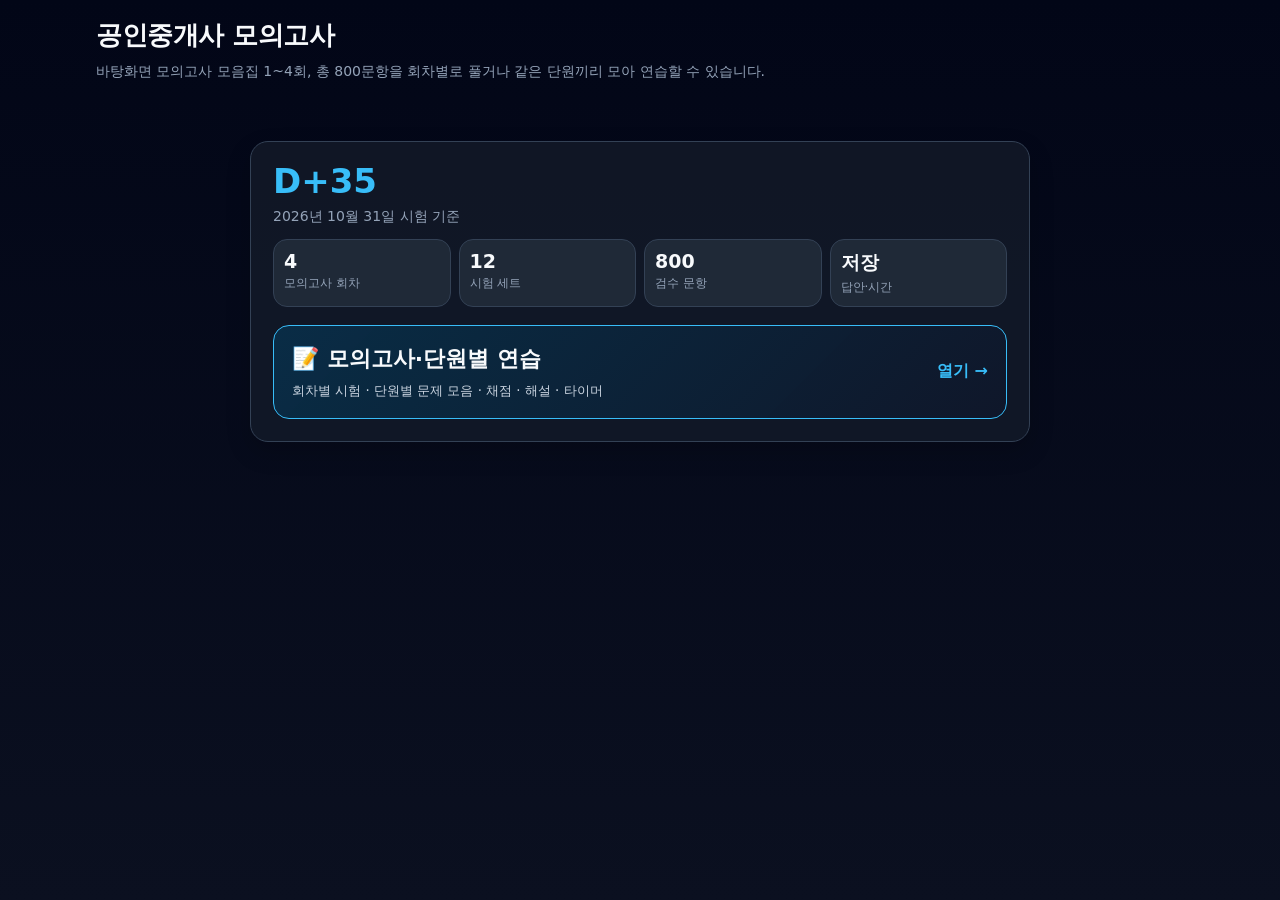
<file: index.html>
<!doctype html>
<html lang="ko">
<head>
<meta charset="utf-8"/>
<meta name="viewport" content="width=device-width, initial-scale=1"/>
<title>공인중개사 모의고사</title>
<link rel="stylesheet" href="assets/style.css?v=20260724-full-800"/>
</head>
<body>
<header>
  <h1>공인중개사 모의고사</h1>
  <div class="sub">바탕화면 모의고사 모음집 1~4회, 총 800문항을 회차별로 풀거나 같은 단원끼리 모아 연습할 수 있습니다.</div>
</header>
<main>
  <section class="mock-home">
    <div class="panel mock-home-hero">
      <div class="dday" id="dday">D-계산중</div>
      <div class="sub">2026년 10월 31일 시험 기준</div>
      <div class="stat-row">
        <div class="stat"><strong>4</strong><span>모의고사 회차</span></div>
        <div class="stat"><strong>12</strong><span>시험 세트</span></div>
        <div class="stat"><strong>800</strong><span>검수 문항</span></div>
        <div class="stat"><strong>저장</strong><span>답안·시간</span></div>
      </div>
      <a class="mock-start" href="subjects/mock.html">
        <span>
          <b>📝 모의고사·단원별 연습</b>
          <small>회차별 시험 · 단원별 문제 모음 · 채점 · 해설 · 타이머</small>
        </span>
        <strong>열기 →</strong>
      </a>
    </div>
  </section>
</main>
<nav class="mobile-bottom-nav mock-only-nav">
  <a href="index.html">홈</a>
  <a href="subjects/mock.html">모의고사·단원</a>
</nav>
<script>
const examDate=new Date("2026-10-31T00:00:00+09:00");
const diff=Math.ceil((examDate-new Date())/(1000*60*60*24));
document.getElementById("dday").textContent=diff>=0?`D-${diff}`:`D+${Math.abs(diff)}`;
</script>
</body>
</html>
</file>
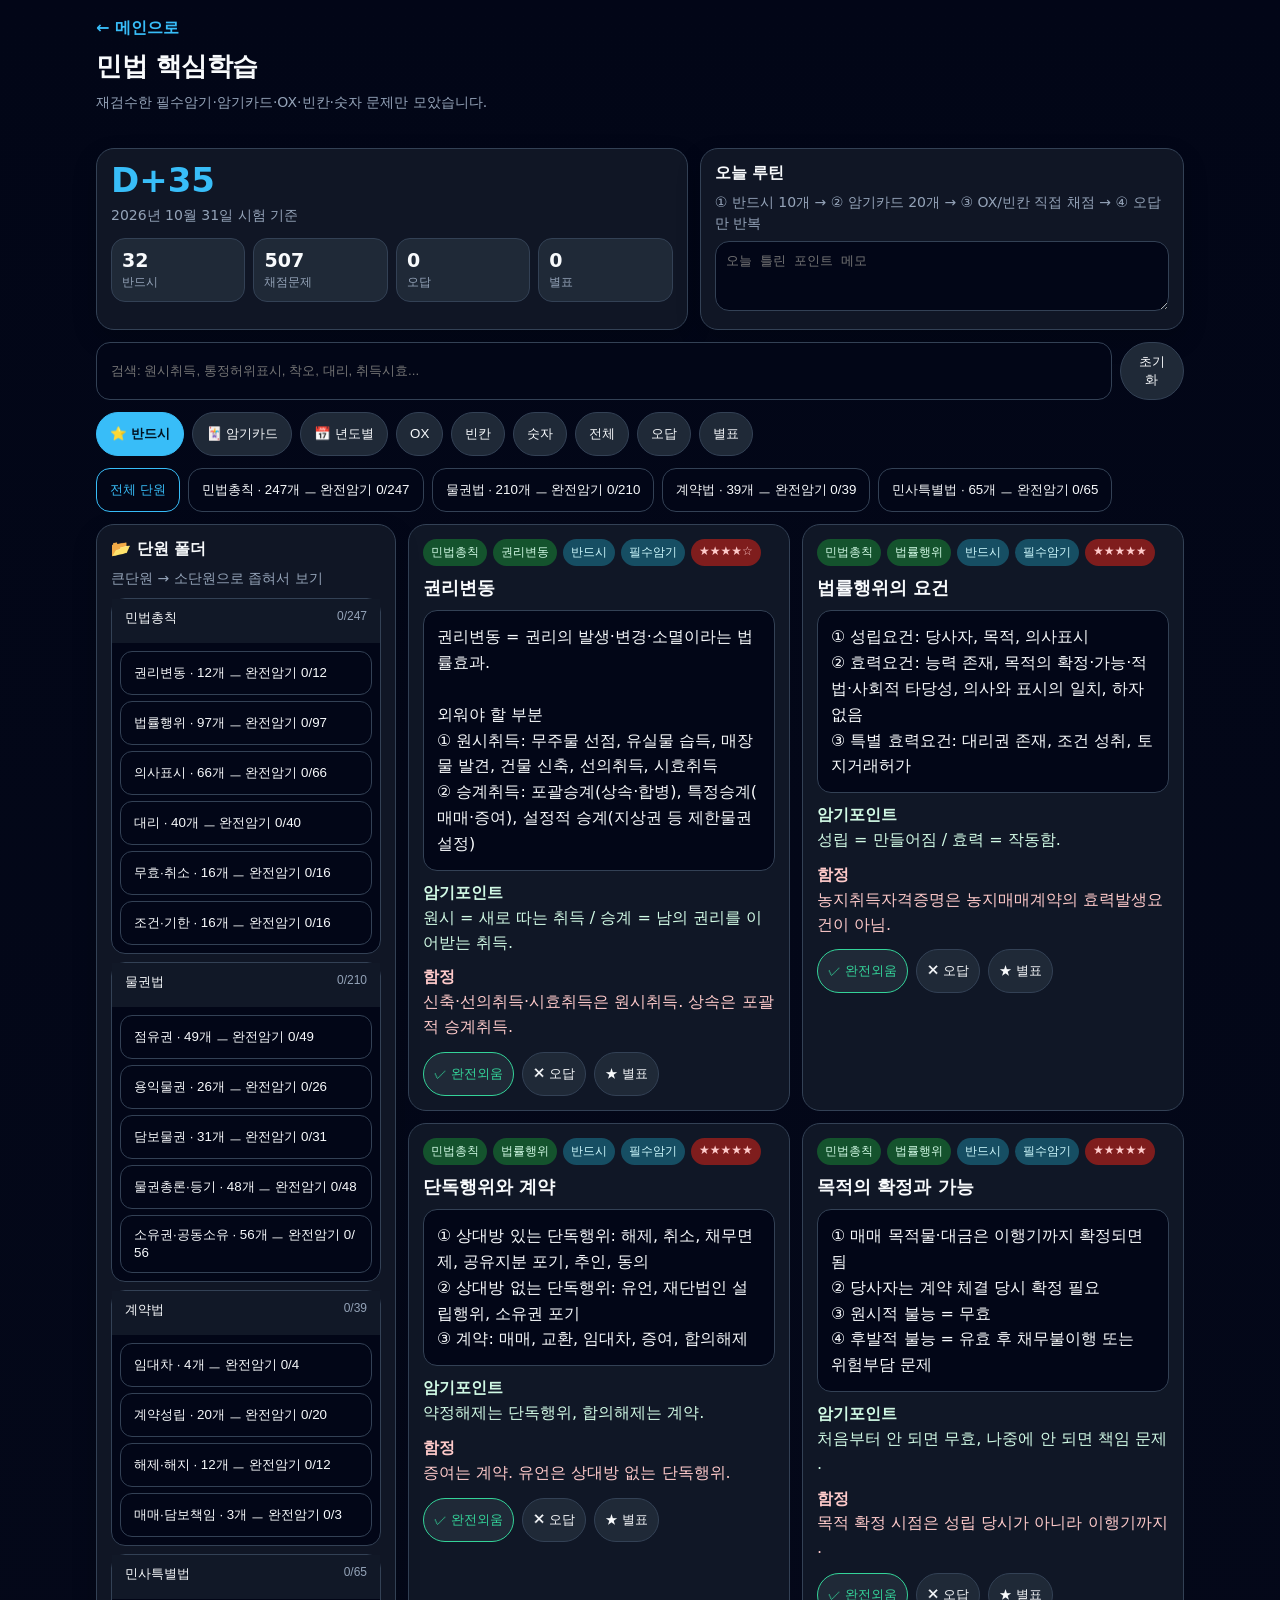
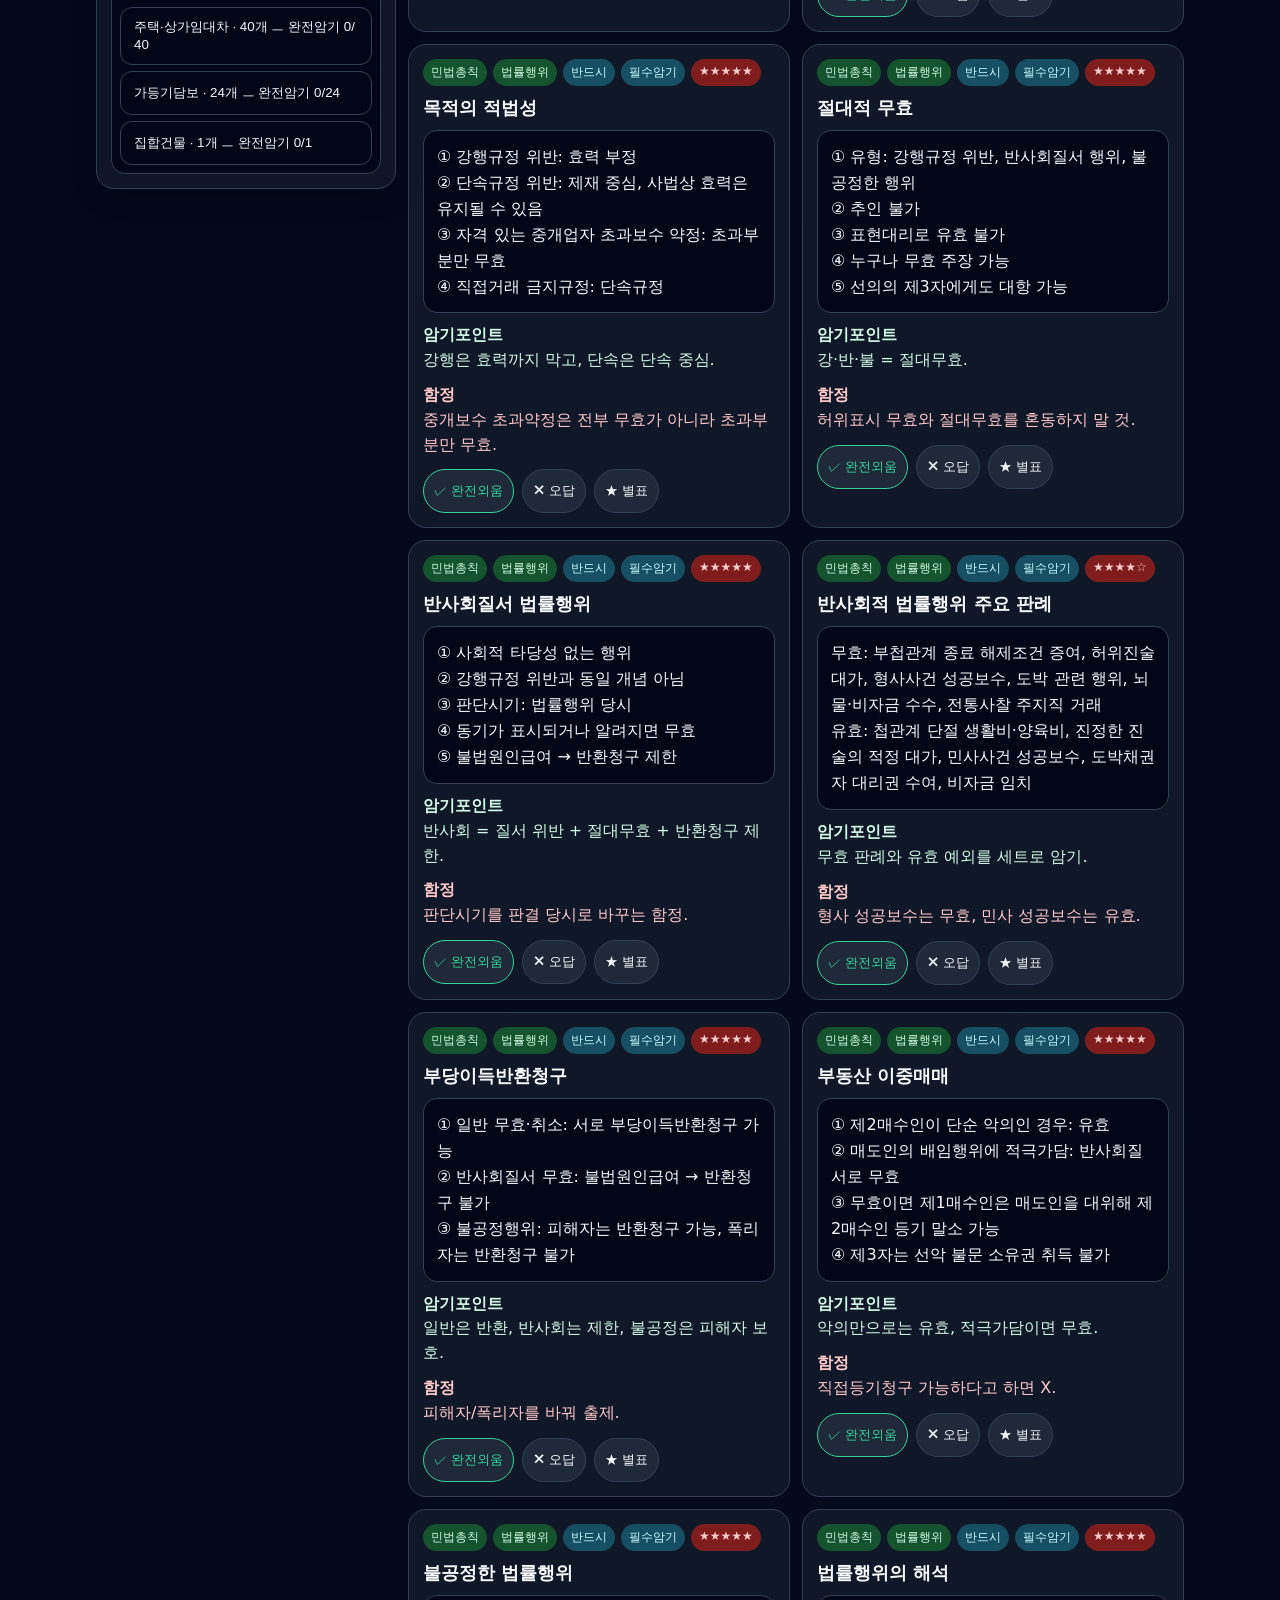
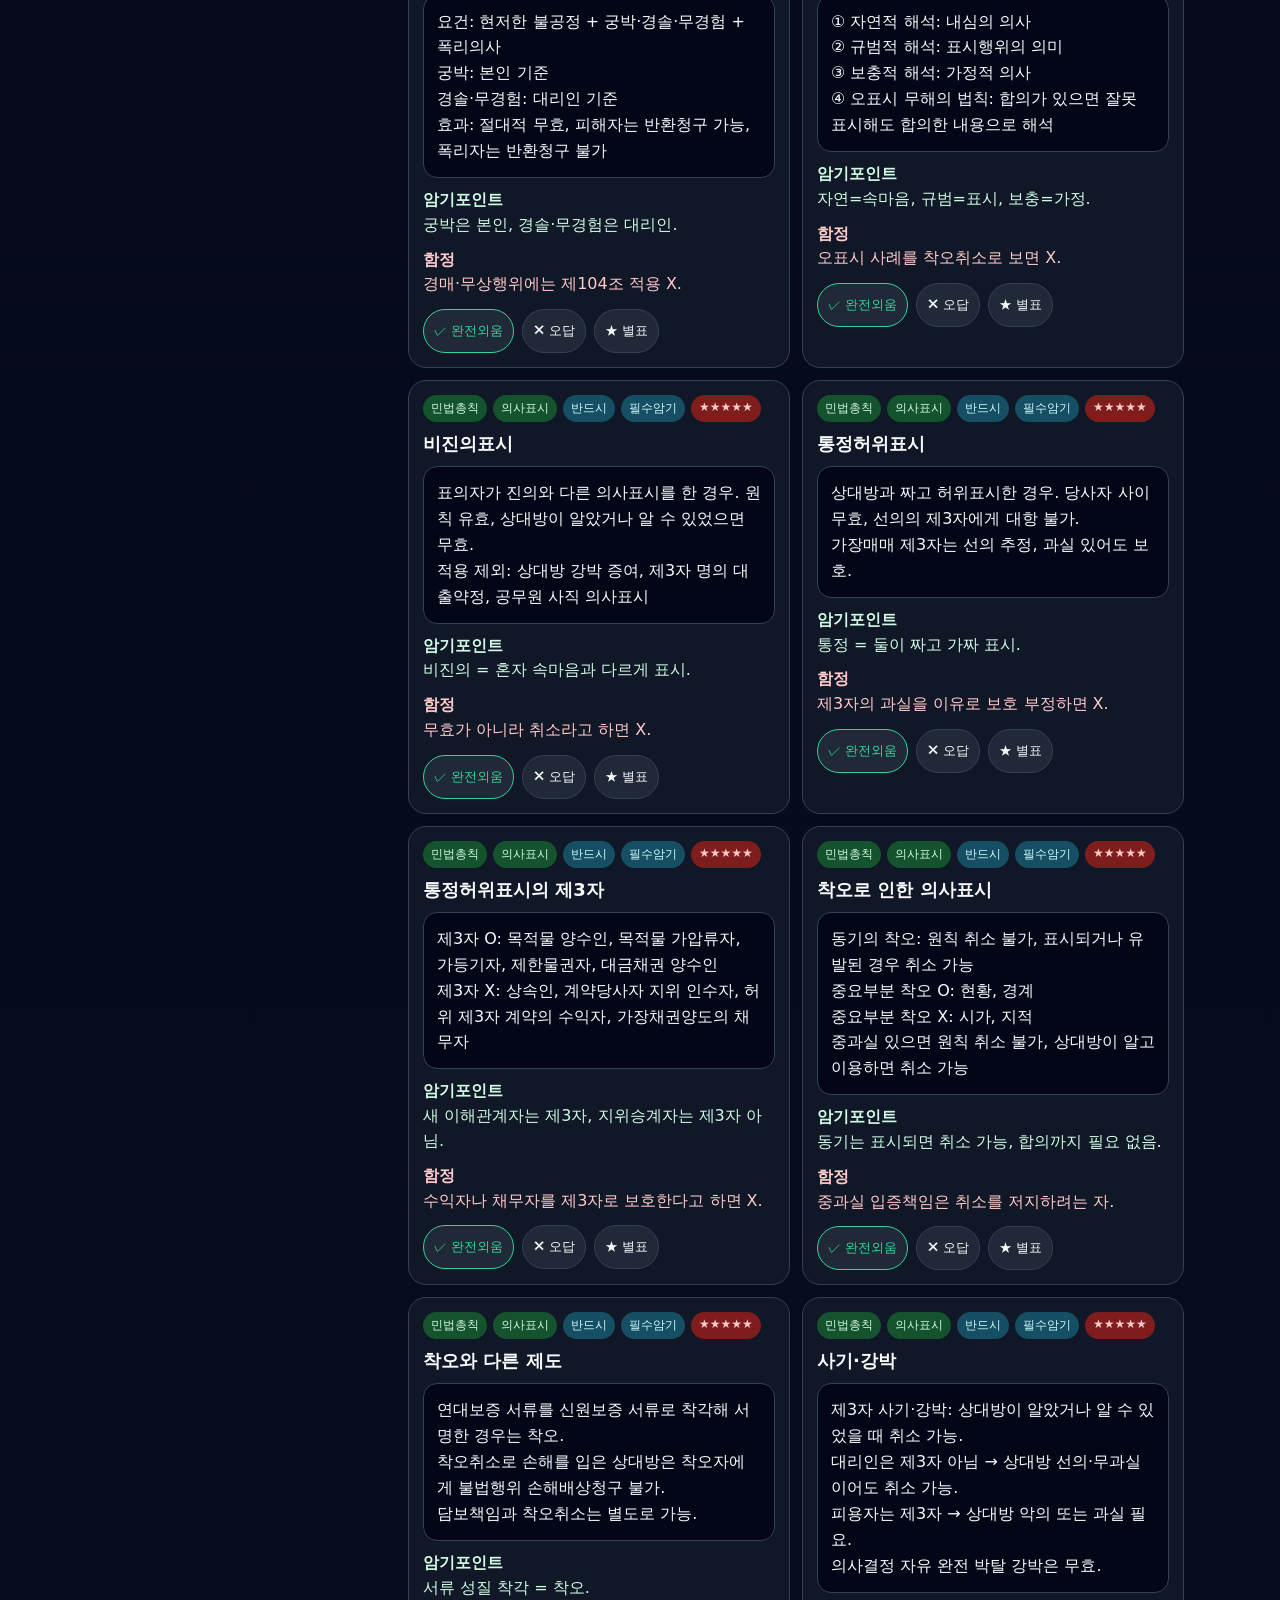
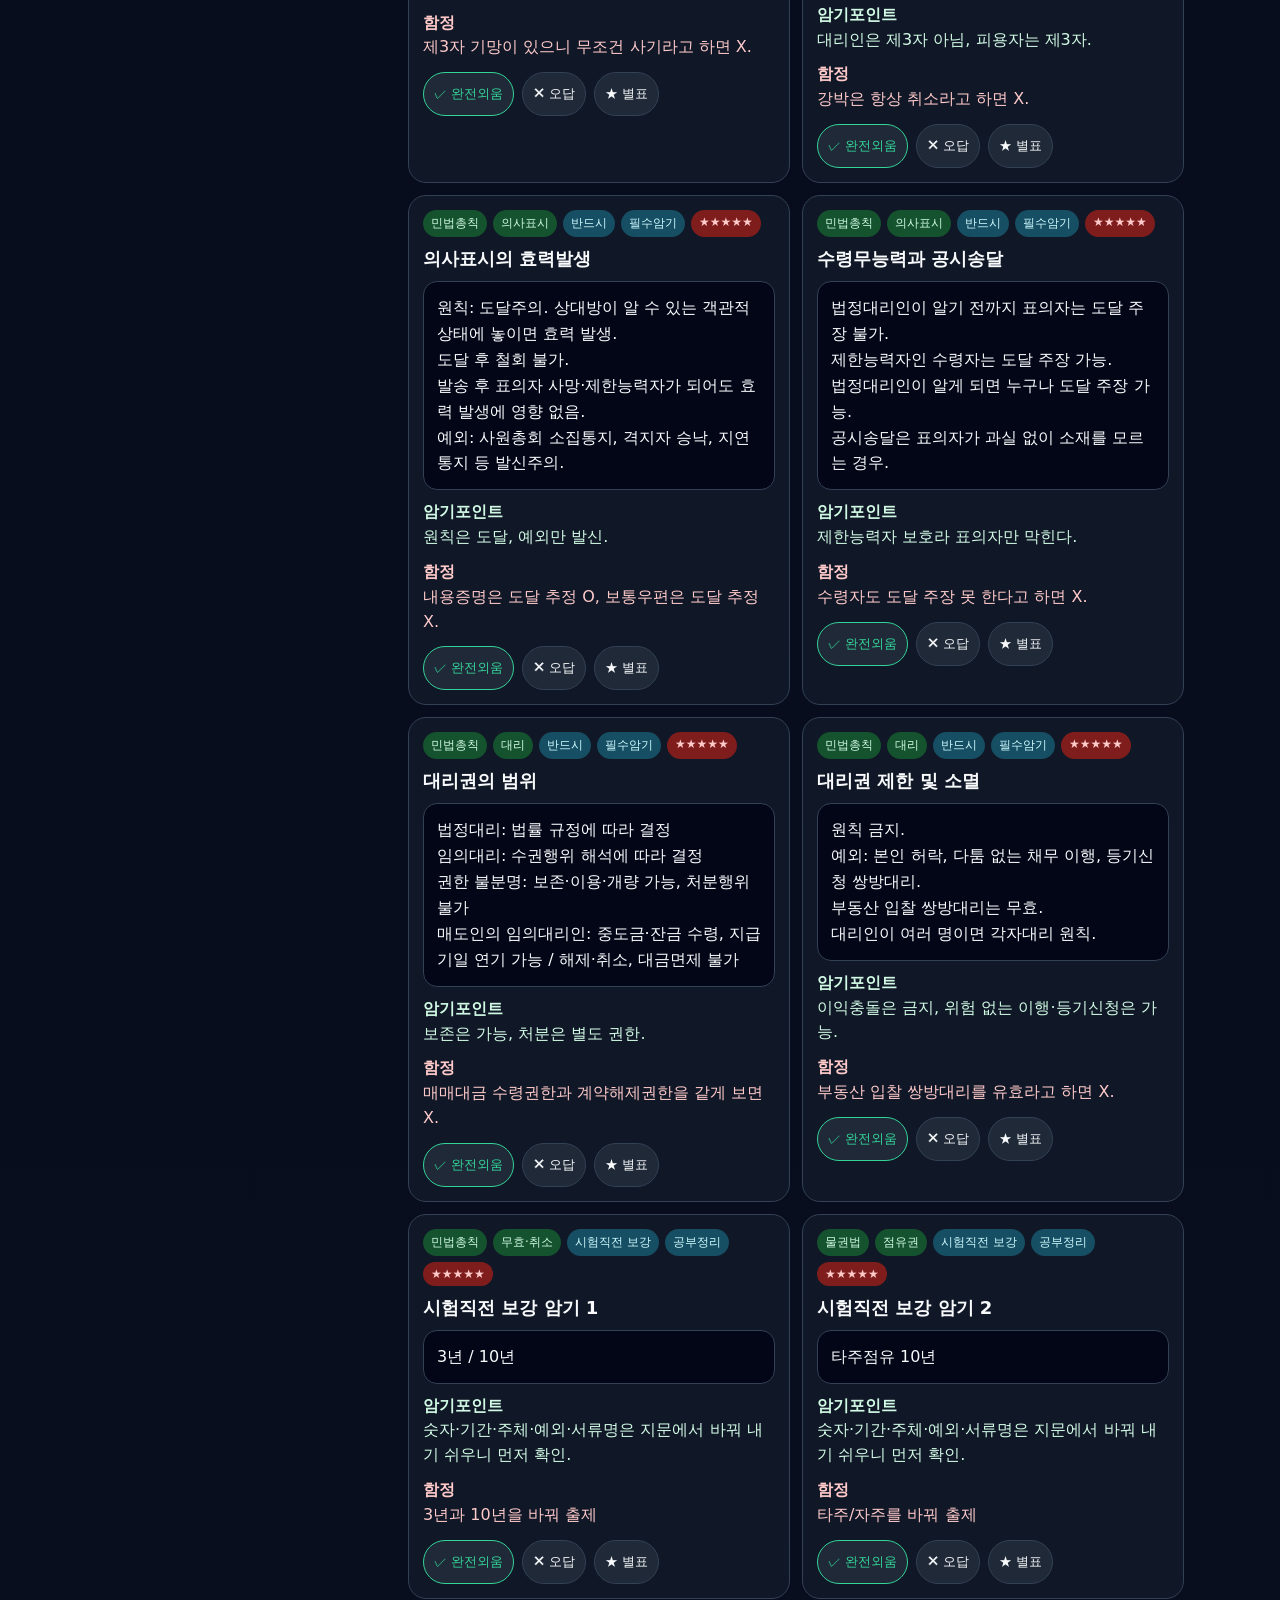
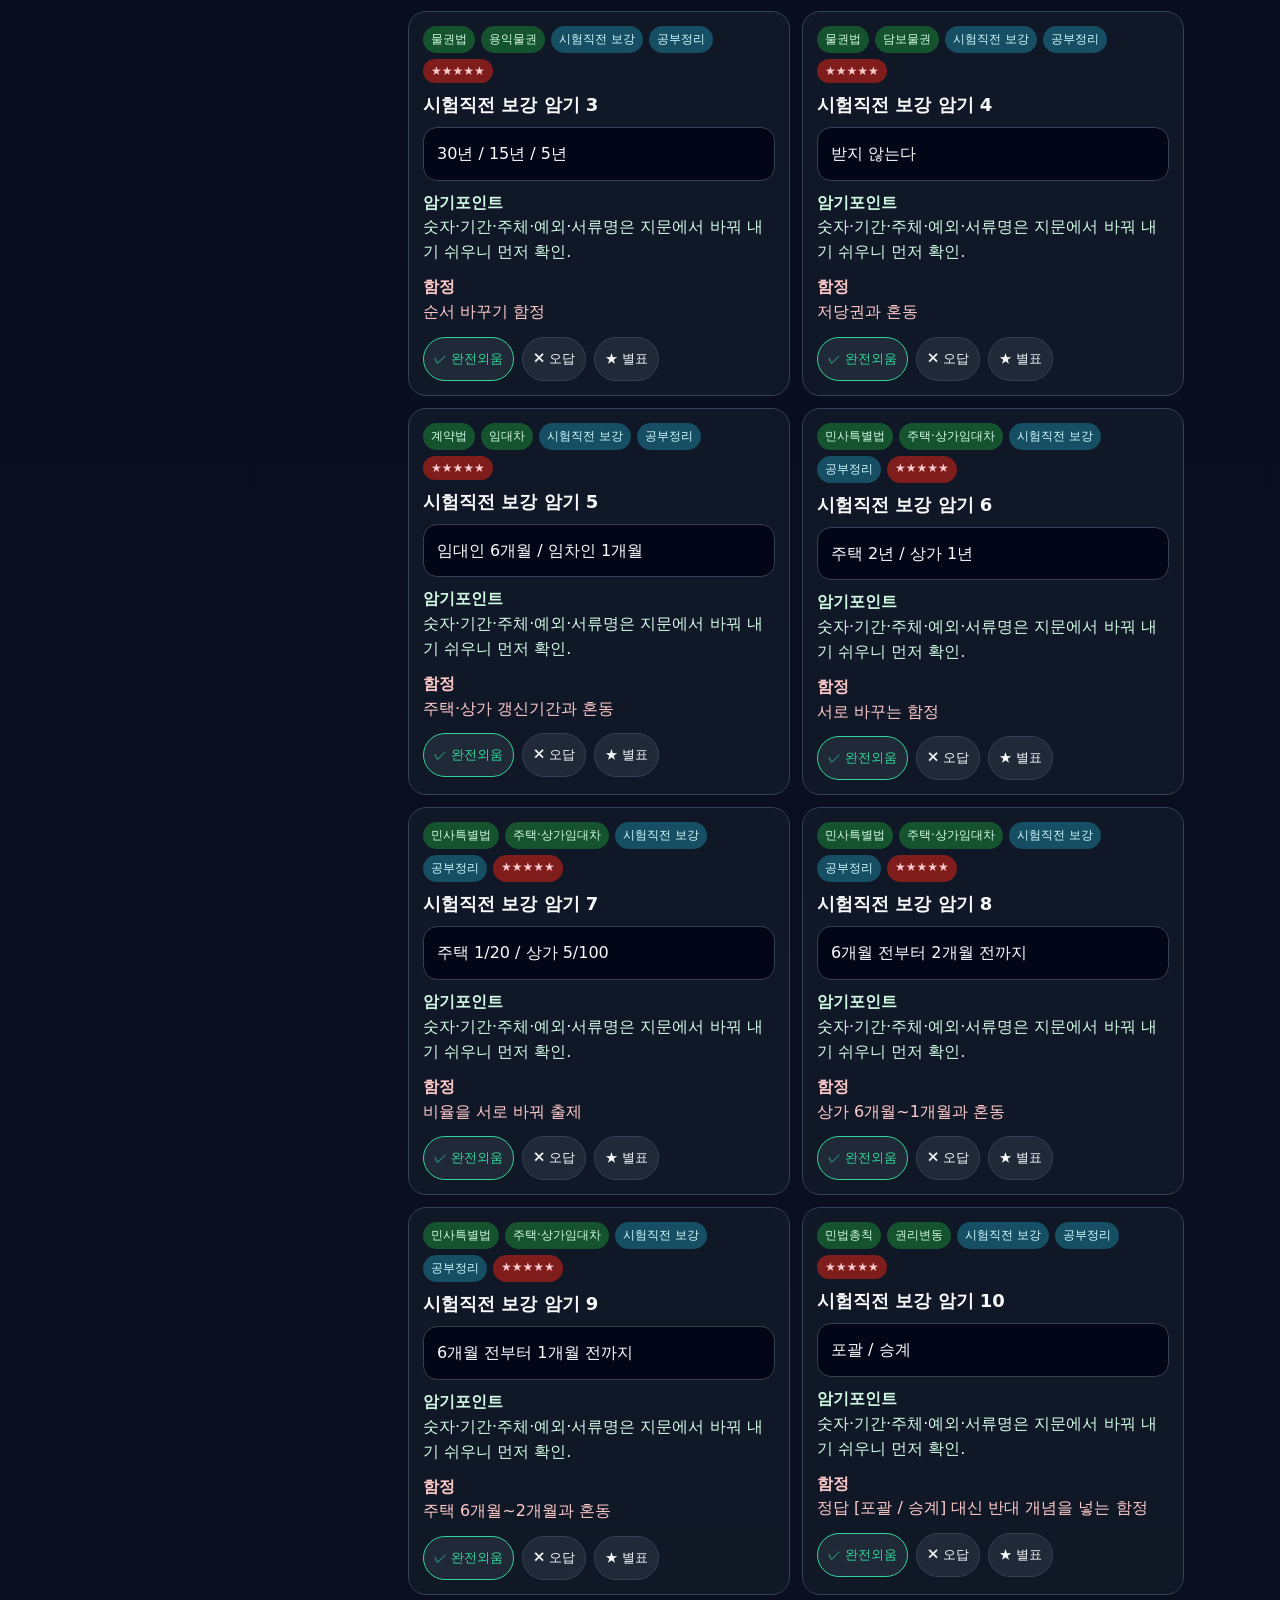
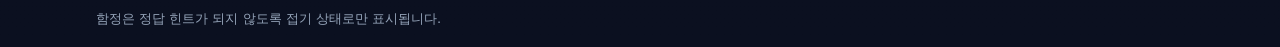
<file: subjects/minbeop.html>
﻿<!doctype html>
<html lang="ko">
<head>
<meta charset="utf-8"/><meta name="viewport" content="width=device-width, initial-scale=1"/>
<title>민법 핵심학습</title><link rel="stylesheet" href="../assets/style.css?v=20260715-minbeop"/>
</head>
<body>
<header>
  <a class="home-link" href="../index.html">← 메인으로</a>
  <h1>민법 핵심학습</h1>
  <div class="sub">재검수한 필수암기·암기카드·OX·빈칸·숫자 문제만 모았습니다.</div>
</header>
<main>
  <section class="top-grid">
    <div class="panel">
      <div class="dday" id="dday">D-계산중</div>
      <div class="sub">2026년 10월 31일 시험 기준</div>
      <div class="stat-row">
        <div class="stat"><strong id="mustCount">0</strong><span>반드시</span></div>
        <div class="stat"><strong id="quizCount">0</strong><span>채점문제</span></div>
        <div class="stat"><strong id="wrongCount">0</strong><span>오답</span></div>
        <div class="stat"><strong id="favCount">0</strong><span>별표</span></div>
      </div>
    </div>
    <div class="panel">
      <strong>오늘 루틴</strong>
      <div class="sub">① 반드시 10개 → ② 암기카드 20개 → ③ OX/빈칸 직접 채점 → ④ 오답만 반복</div>
      <textarea id="memo" class="memo" placeholder="오늘 틀린 포인트 메모"></textarea>
    </div>
  </section>
  <div class="search">
    <input id="searchInput" type="search" placeholder="검색: 원시취득, 통정허위표시, 착오, 대리, 취득시효..." />
    <button id="resetBtn">초기화</button>
  </div>
  <div class="tabs" id="tabs"></div>
  <div class="folder-strip" id="folderStrip"></div>
  <section class="layout">
    <aside class="panel sidebar">
      <strong>📂 단원 폴더</strong>
      <div class="sub">큰단원 → 소단원으로 좁혀서 보기</div>
      <div class="tree" id="tree"></div>
    </aside>
    <section class="cards" id="cards"></section>
  </section>
  <div class="footer-note">함정은 정답 힌트가 되지 않도록 접기 상태로만 표시됩니다.</div>
</main>
<nav class="mobile-bottom-nav"><a href="../index.html">홈</a><a href="practice.html">문제은행</a><a href="mock.html">모의고사</a></nav>
<script src="../assets/minbeop-app.js?v=20260715-minbeop"></script>
</body>
</html>
</file>
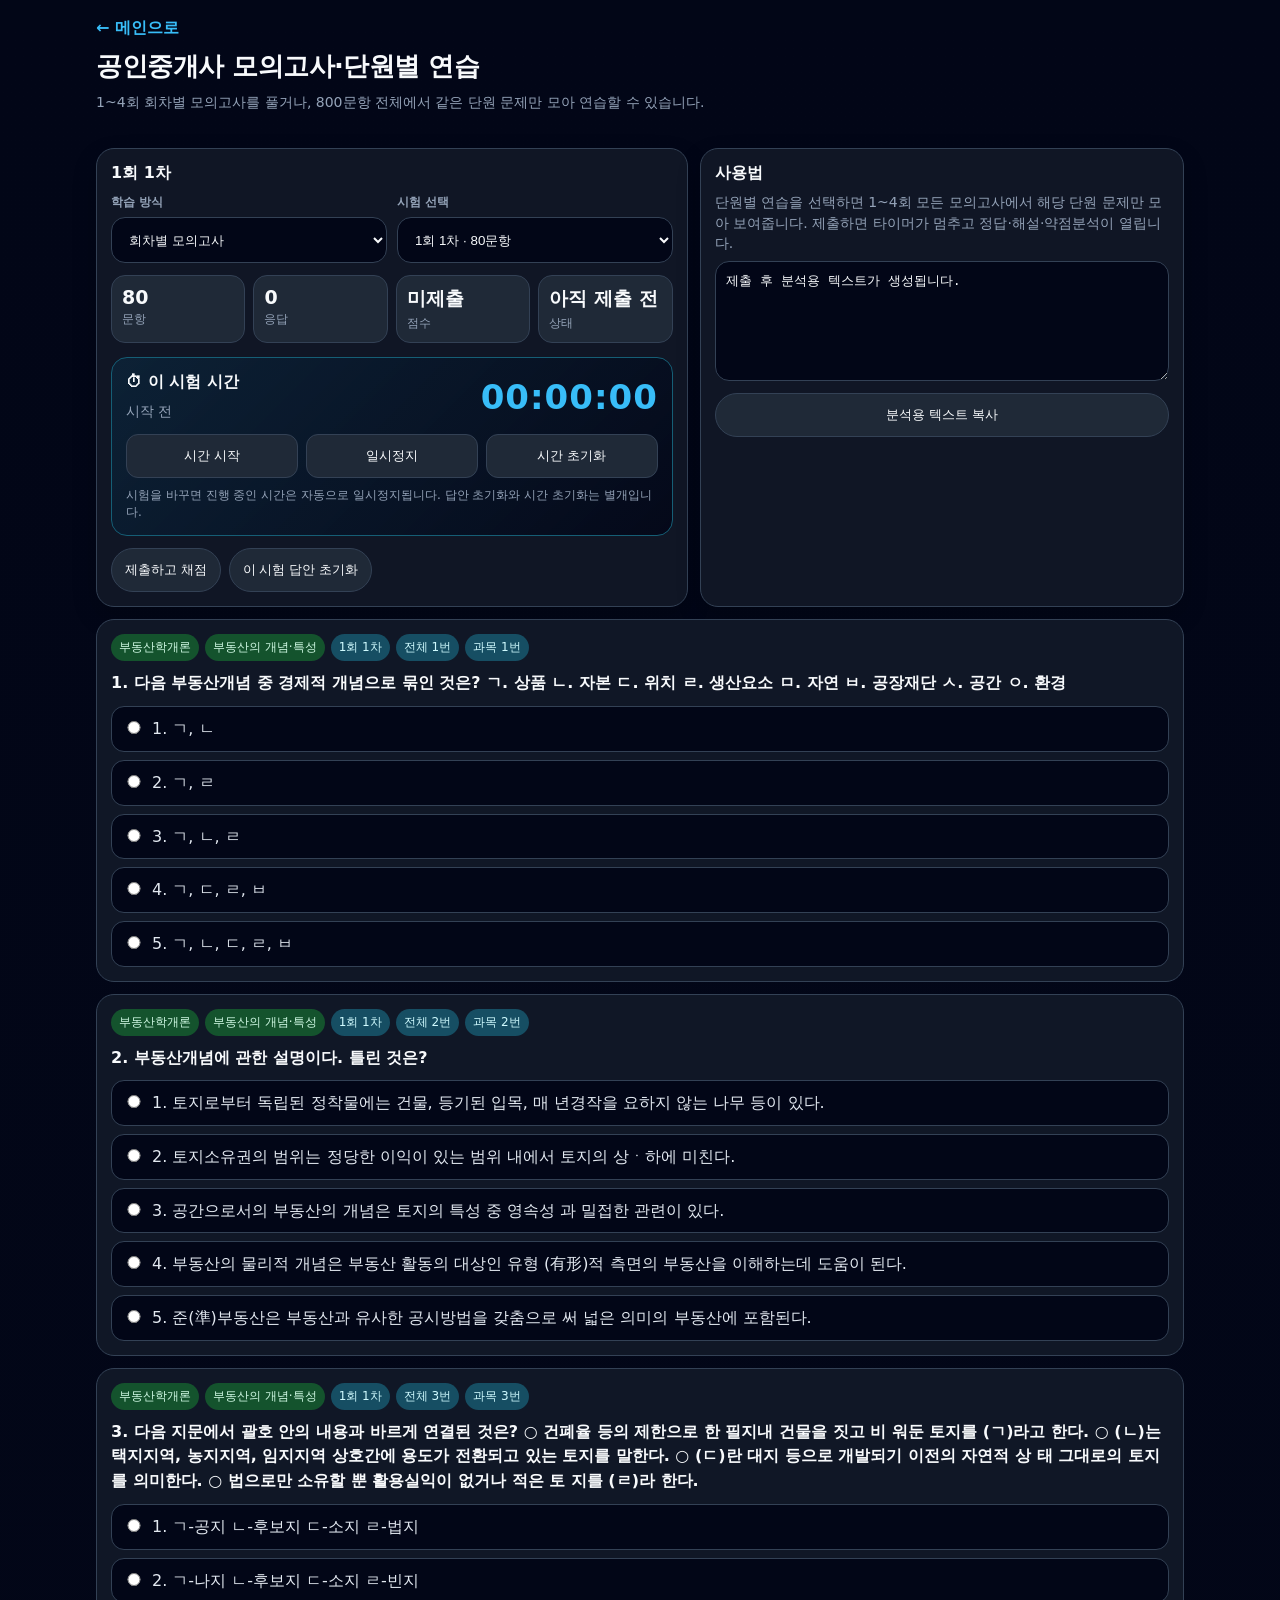
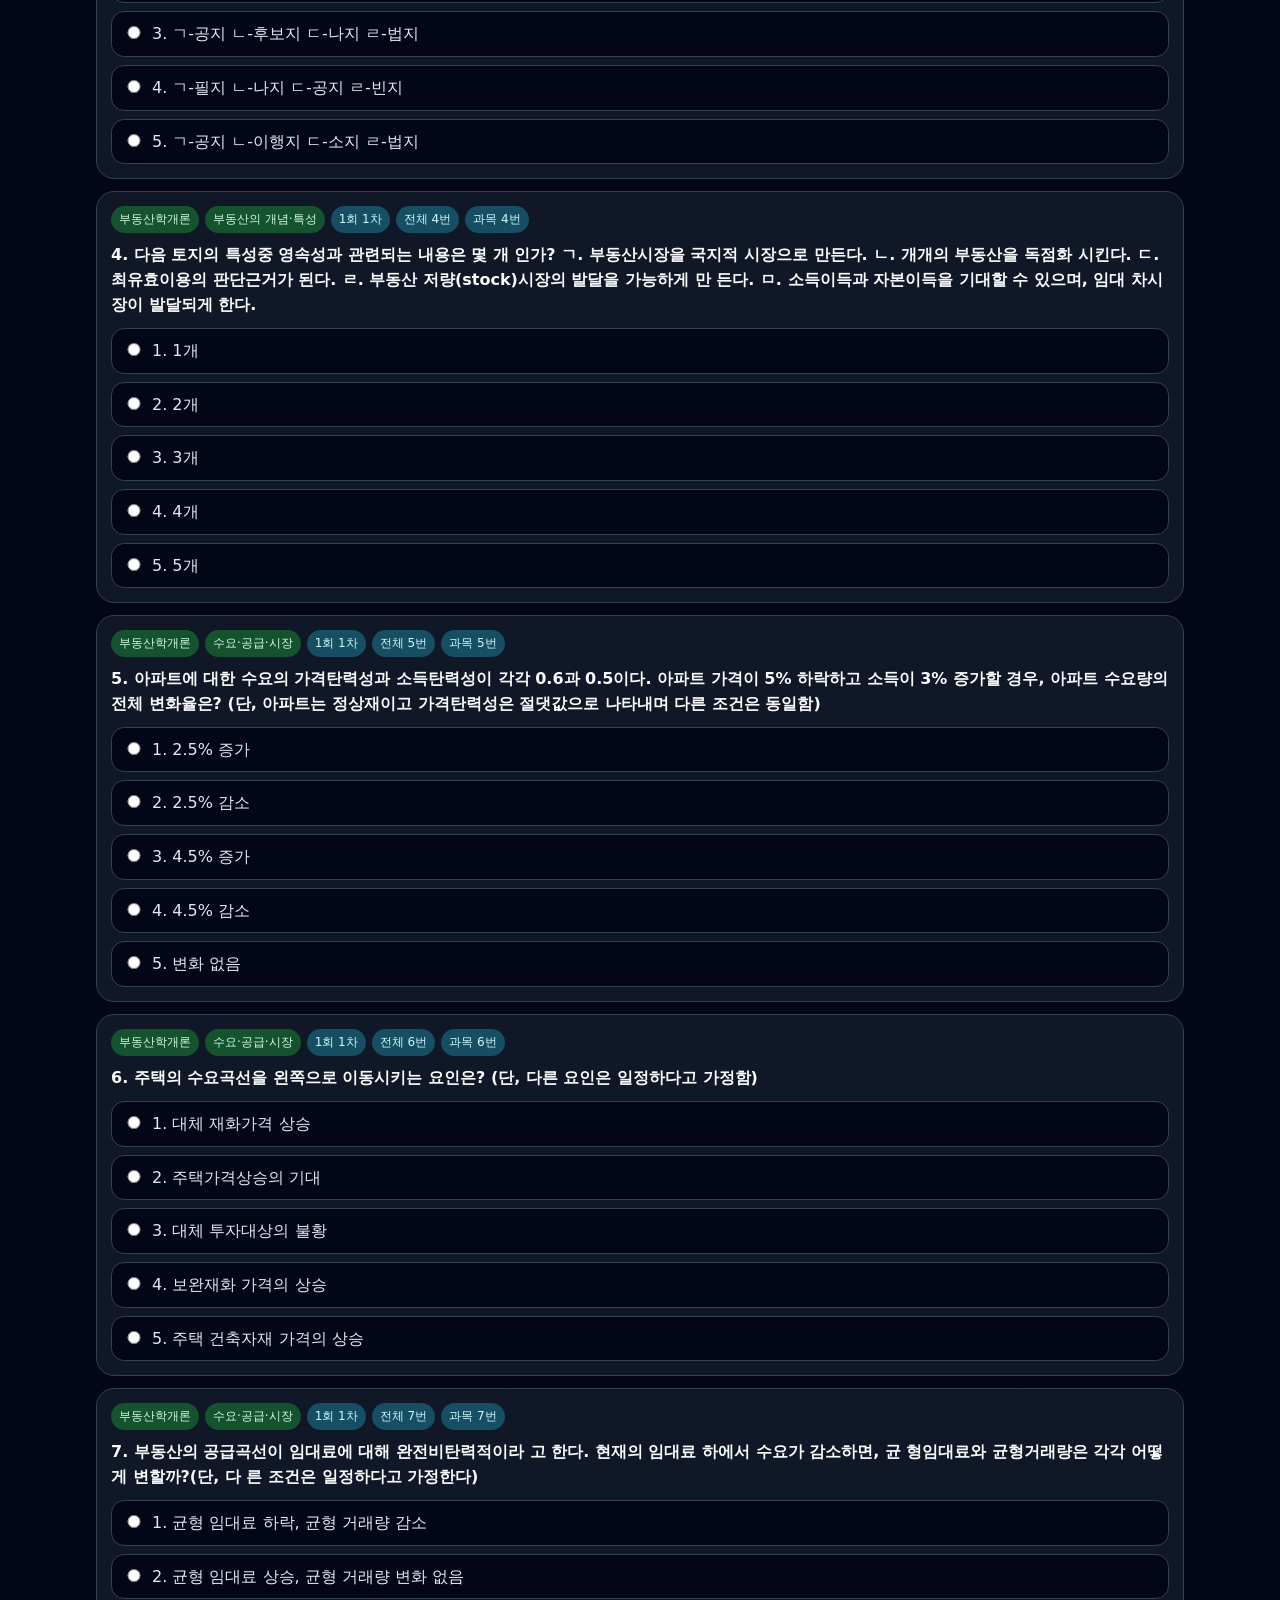
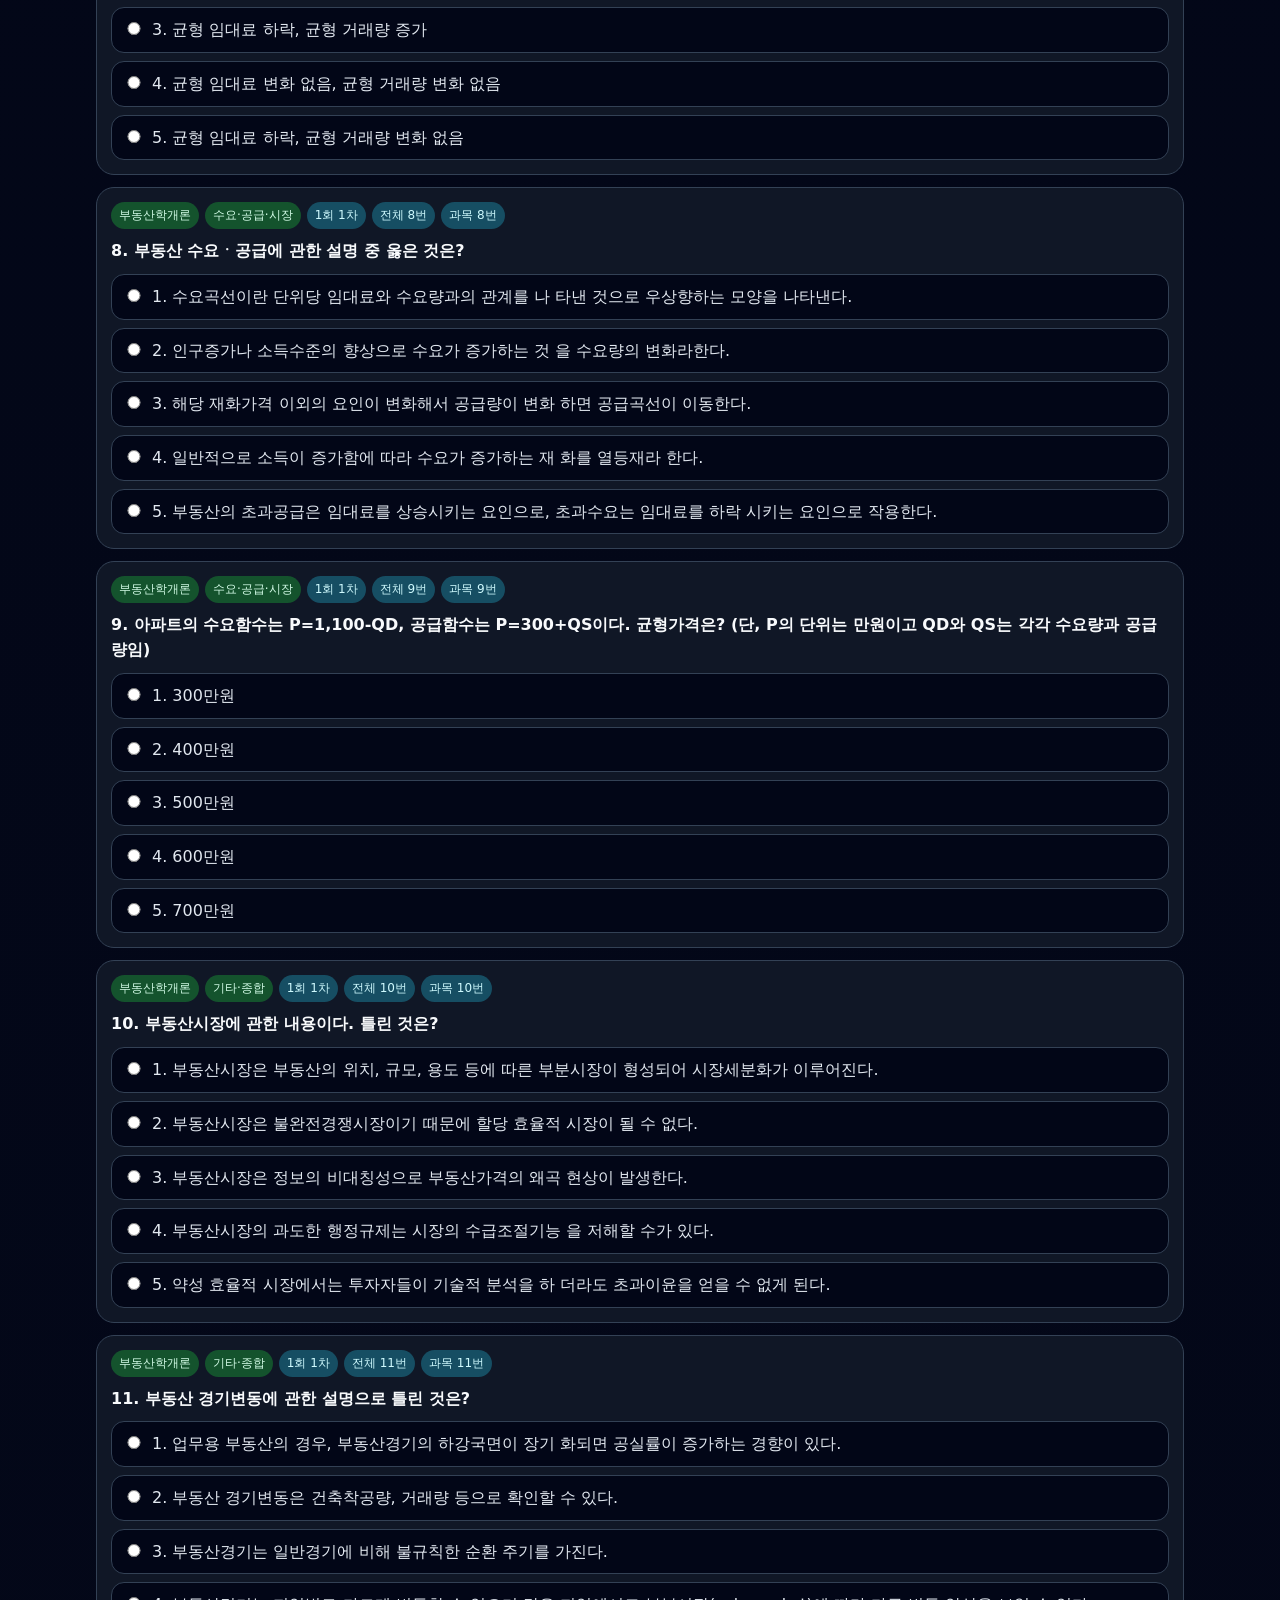
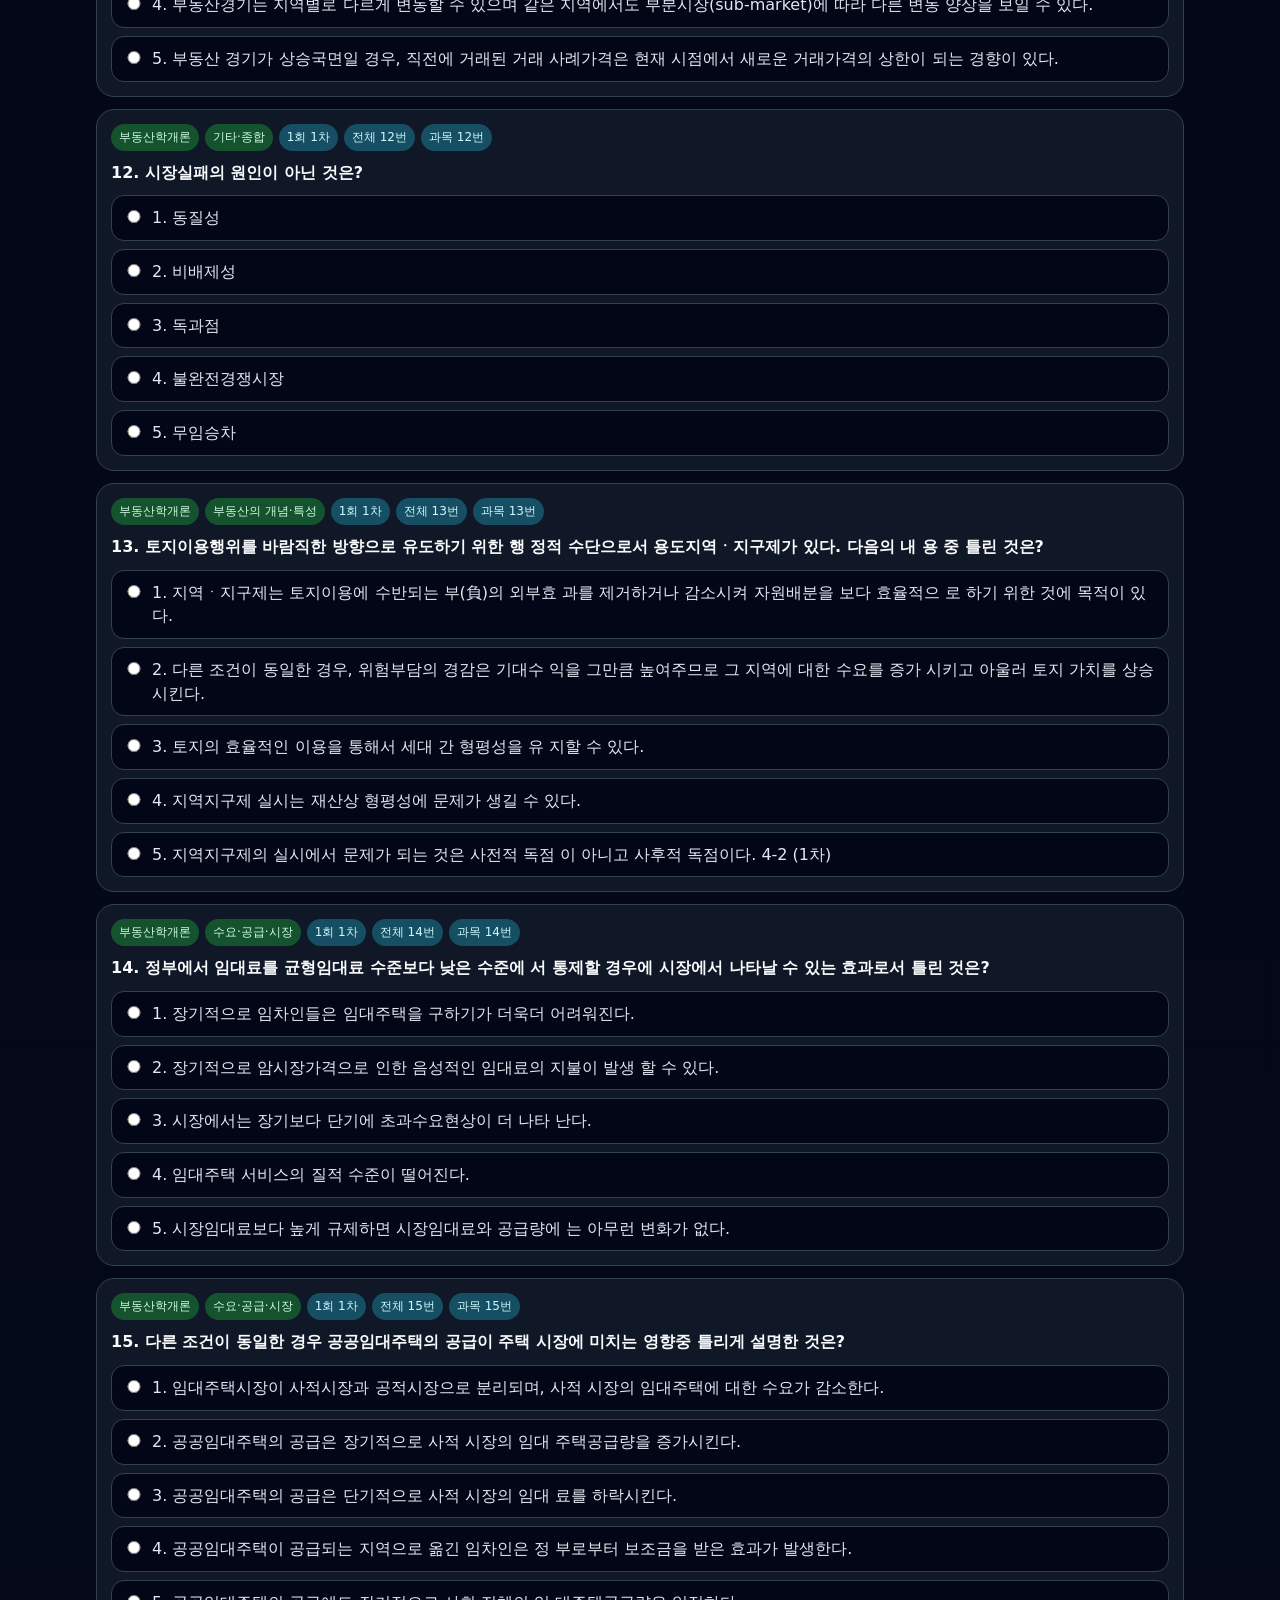
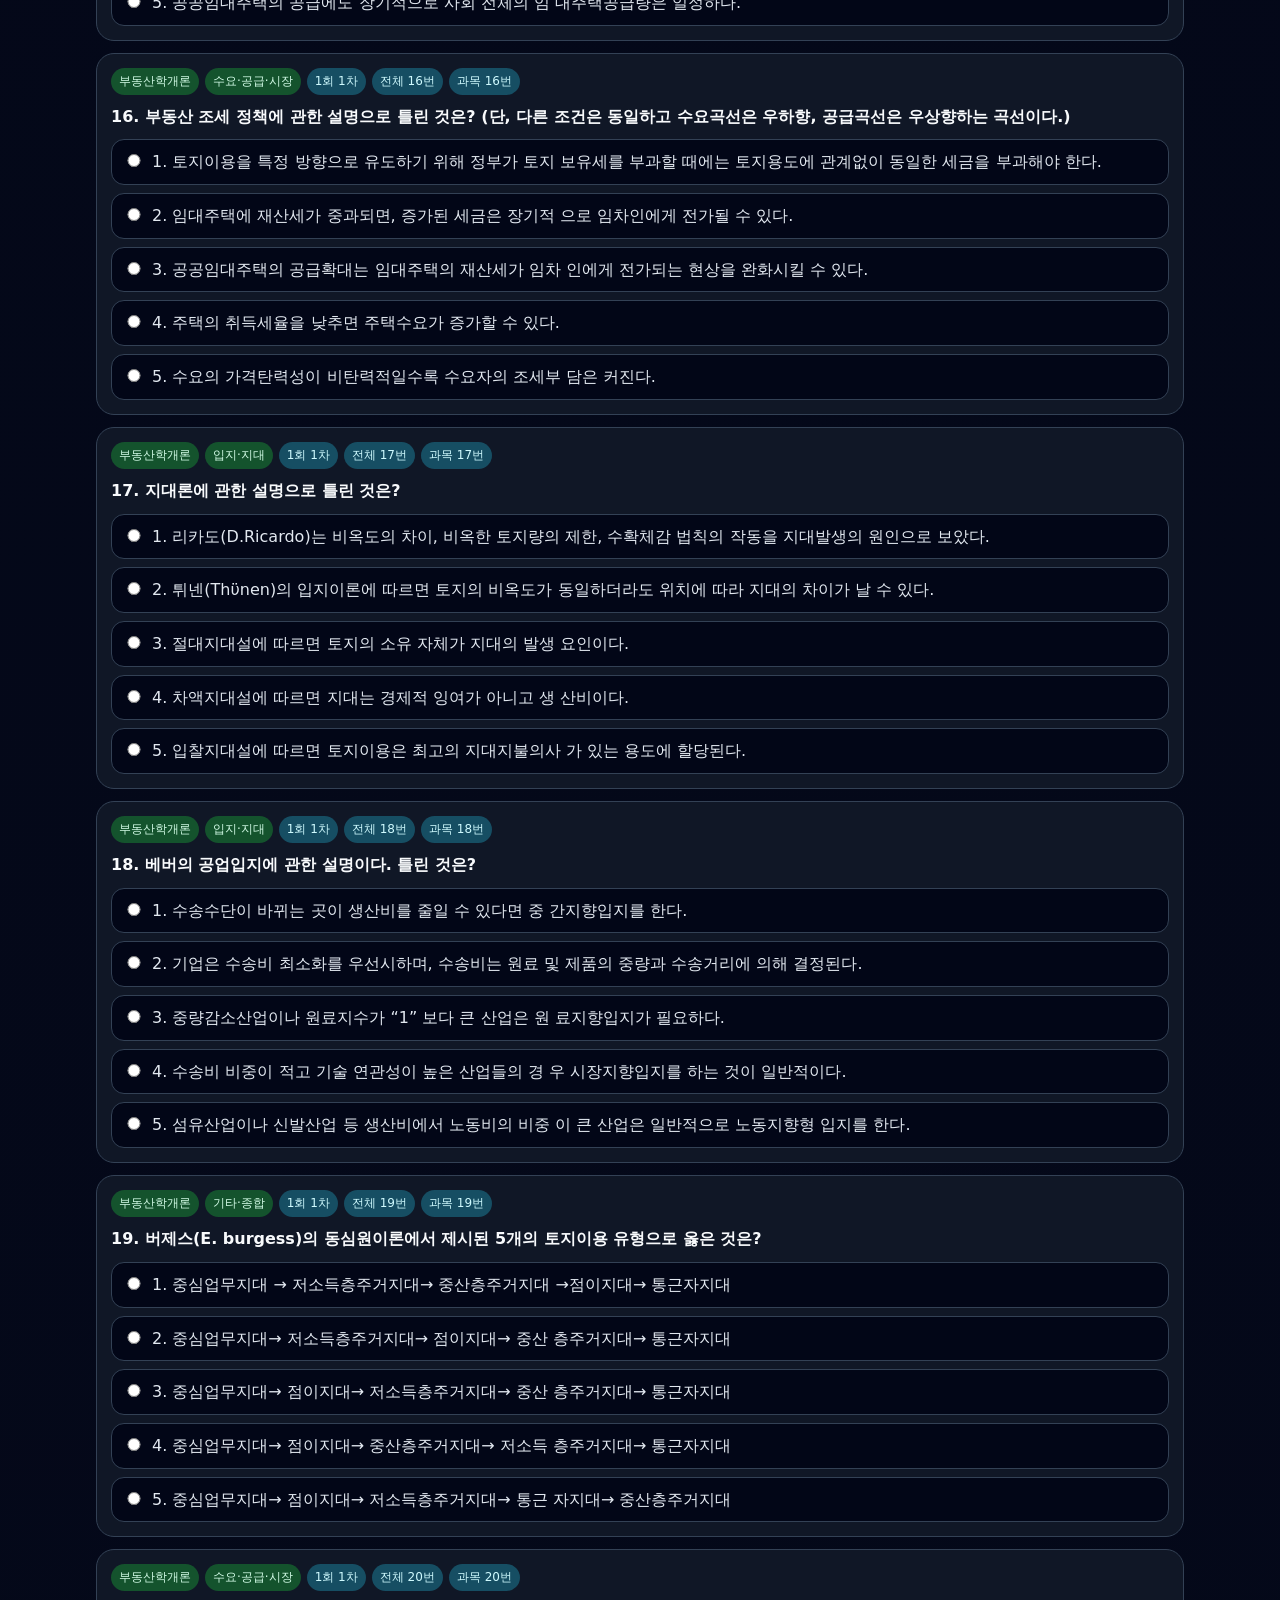
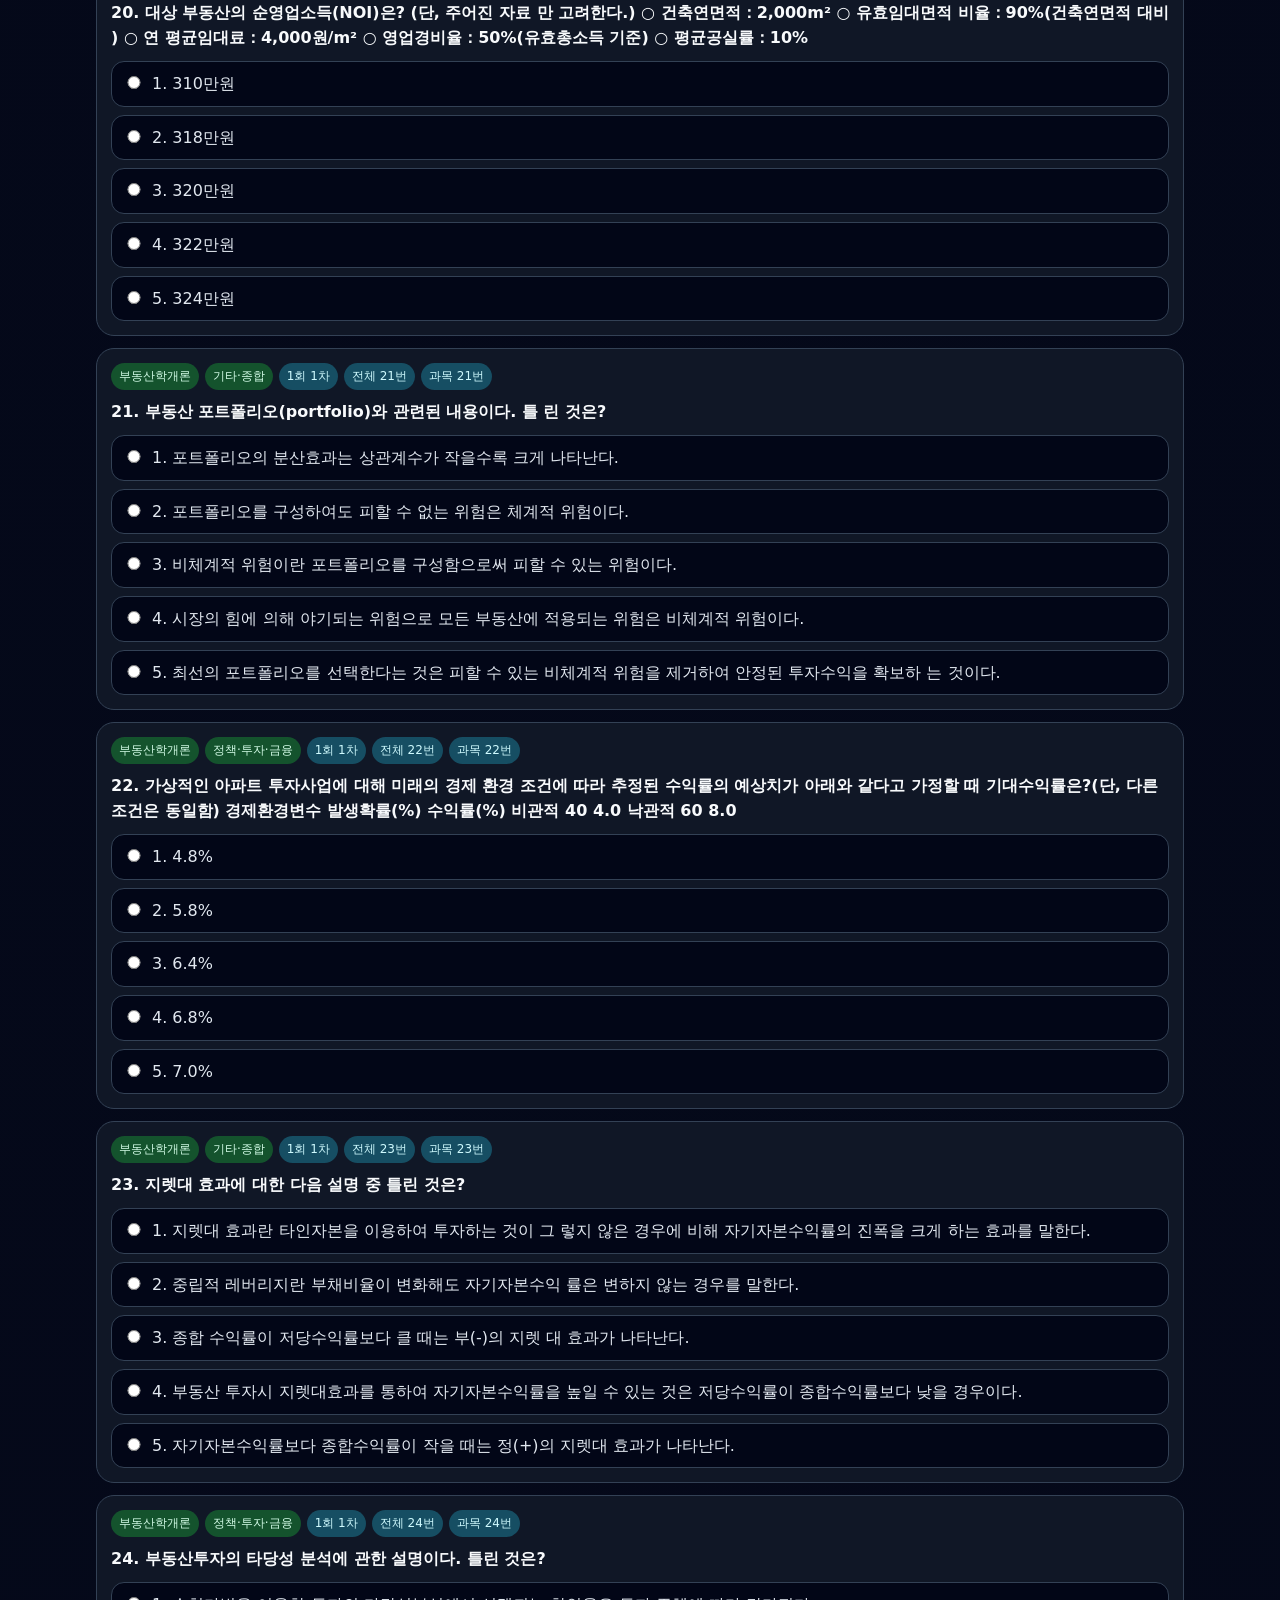
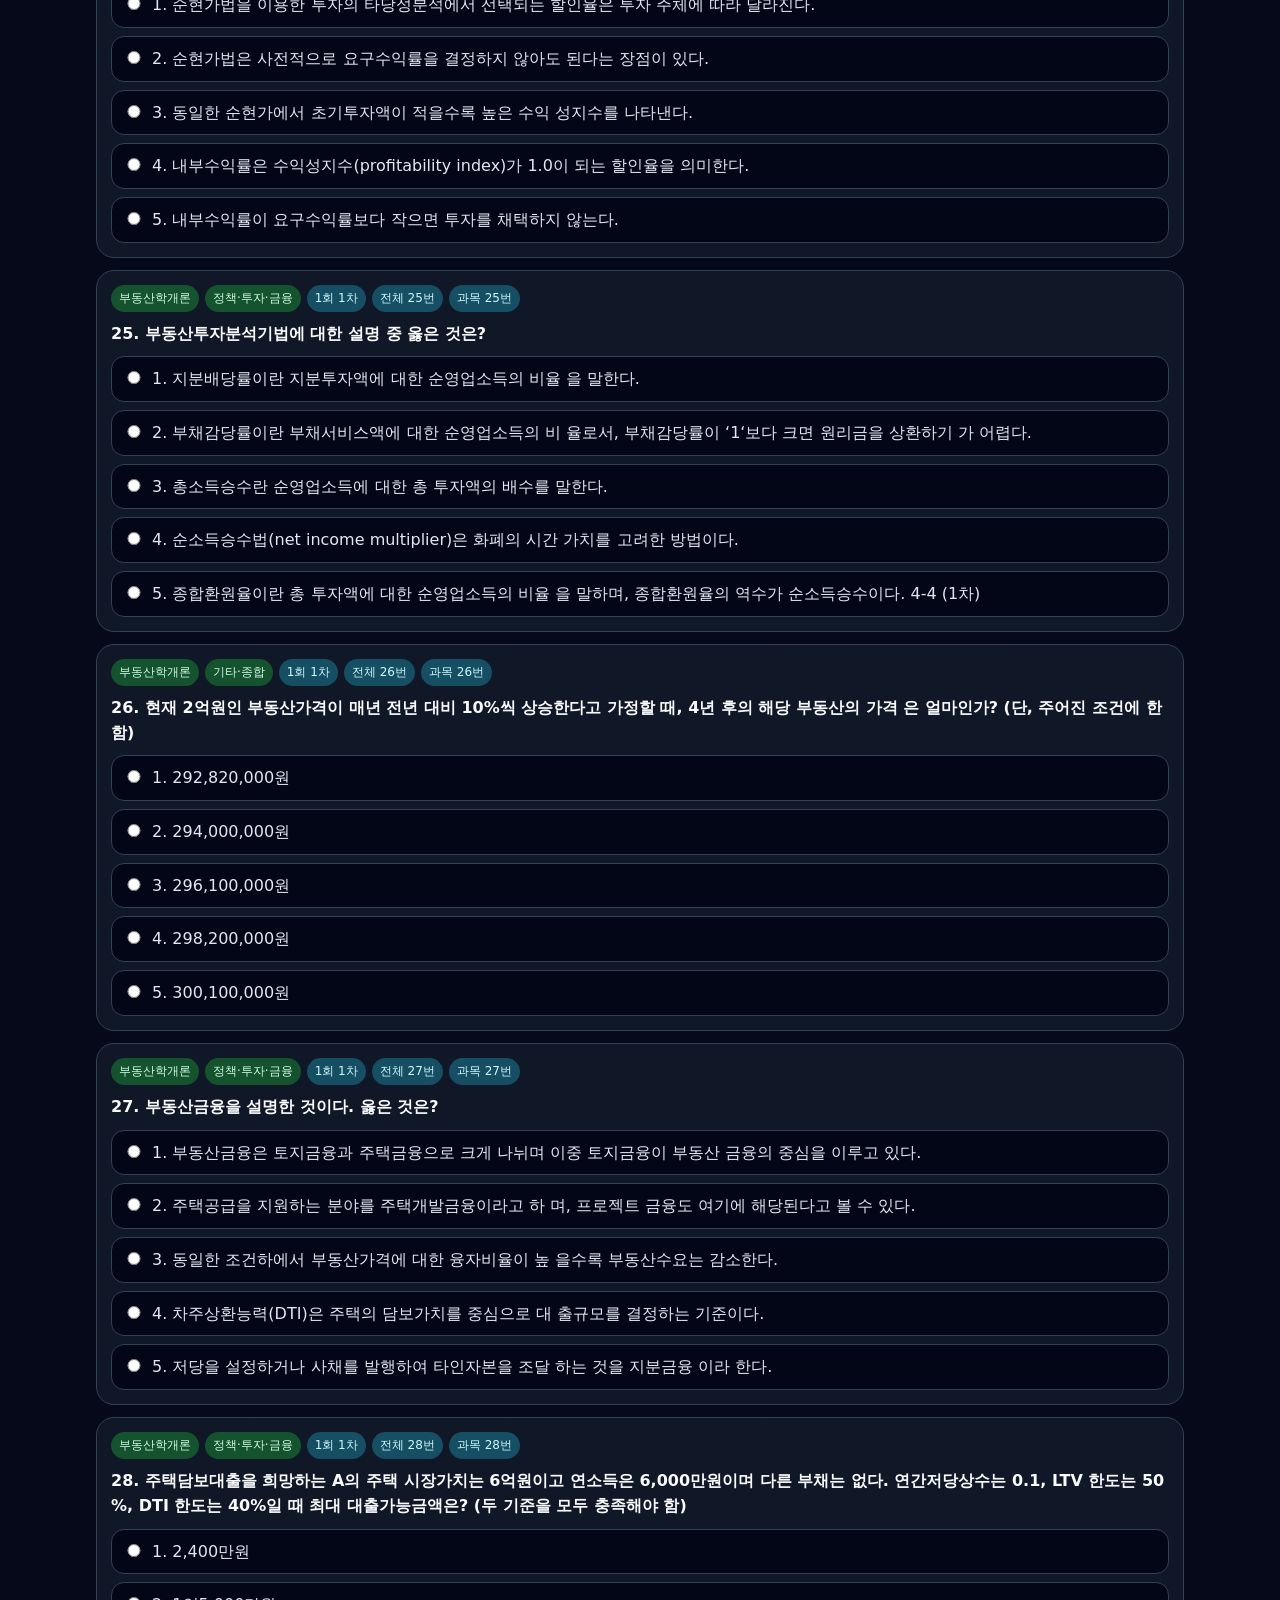
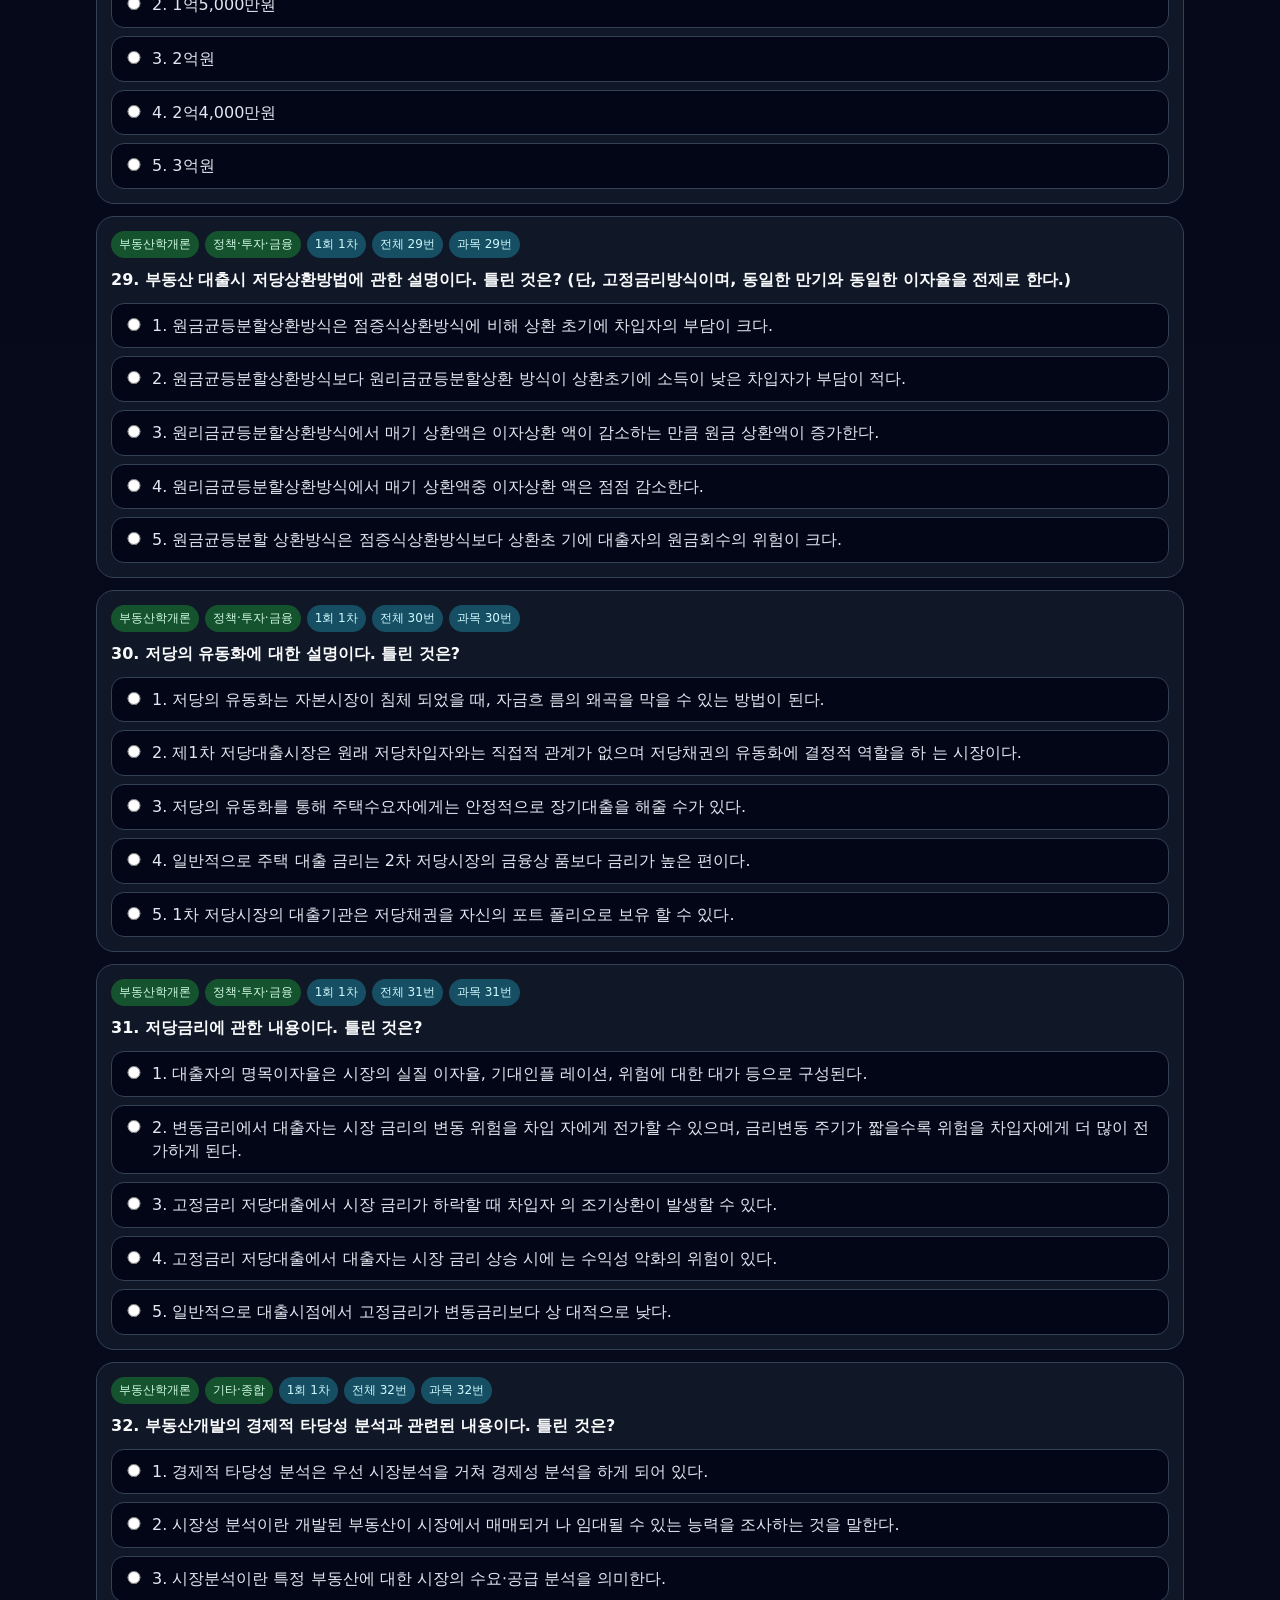
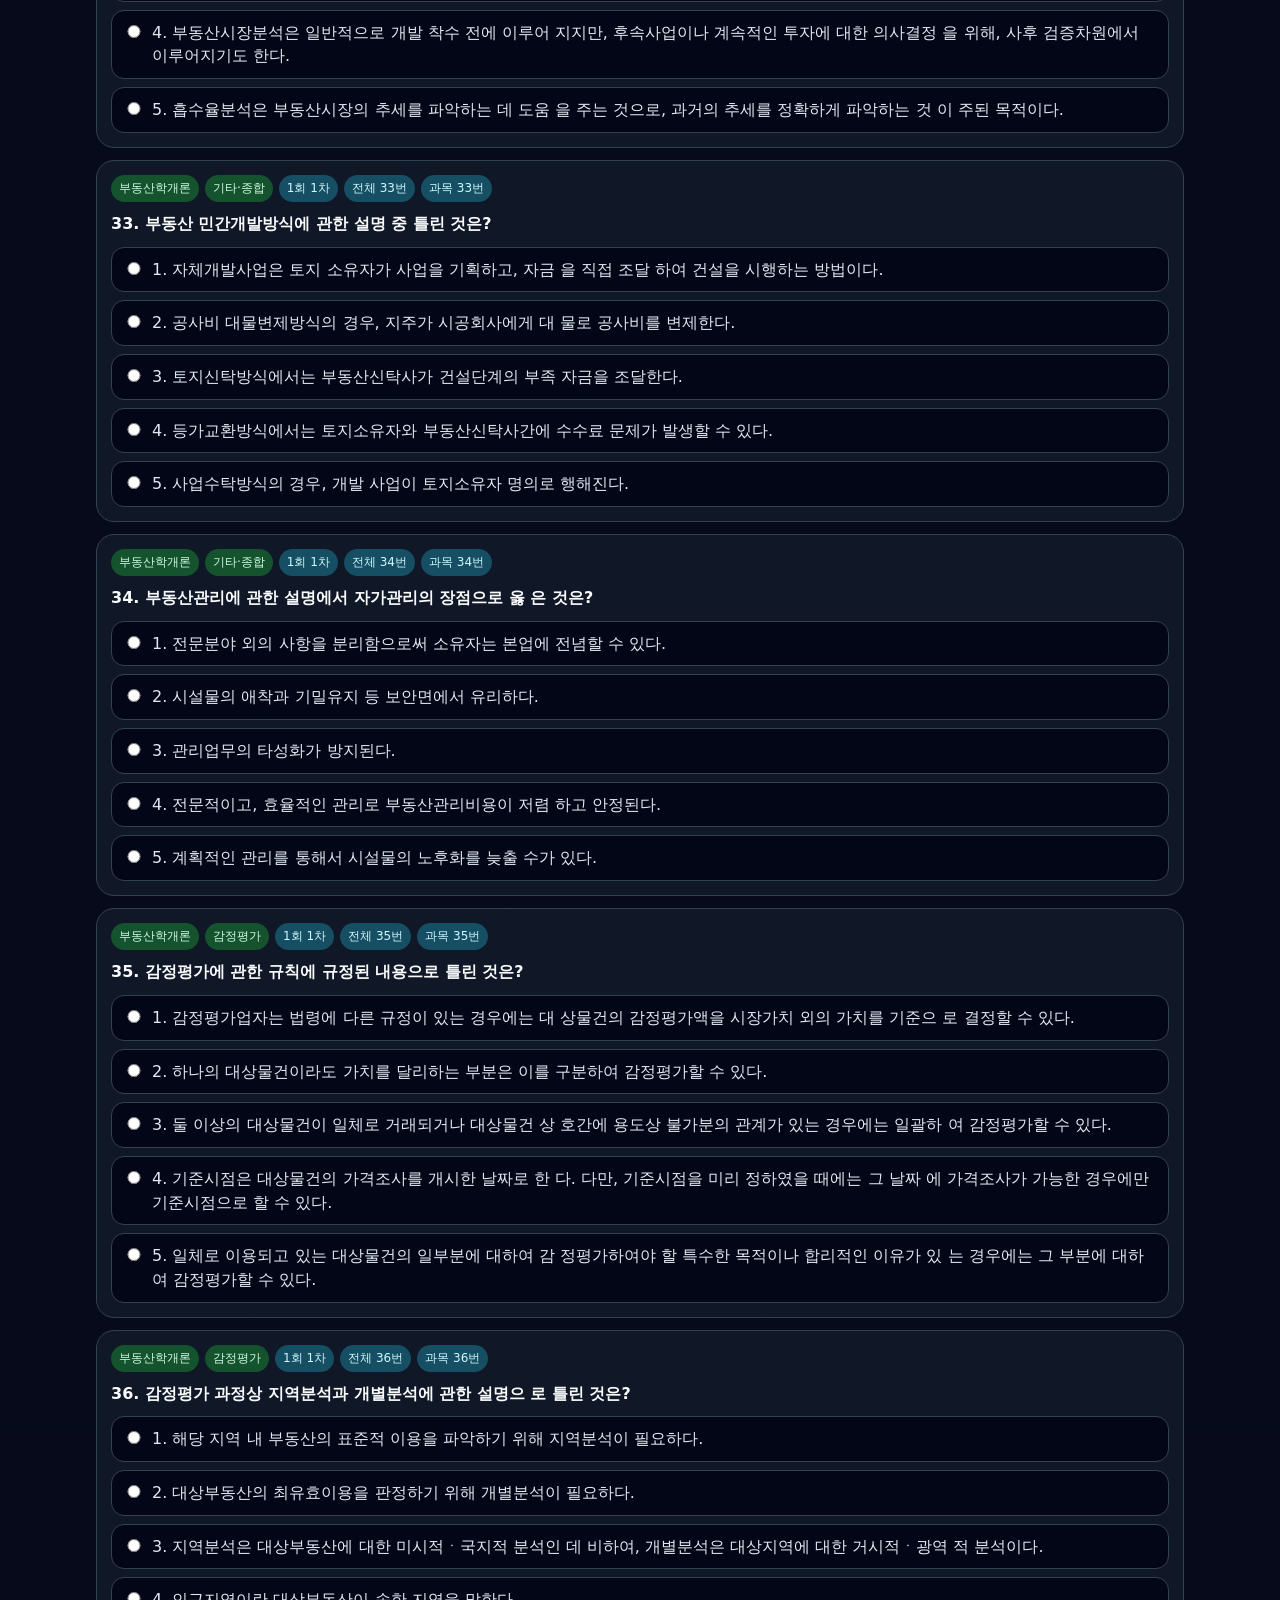
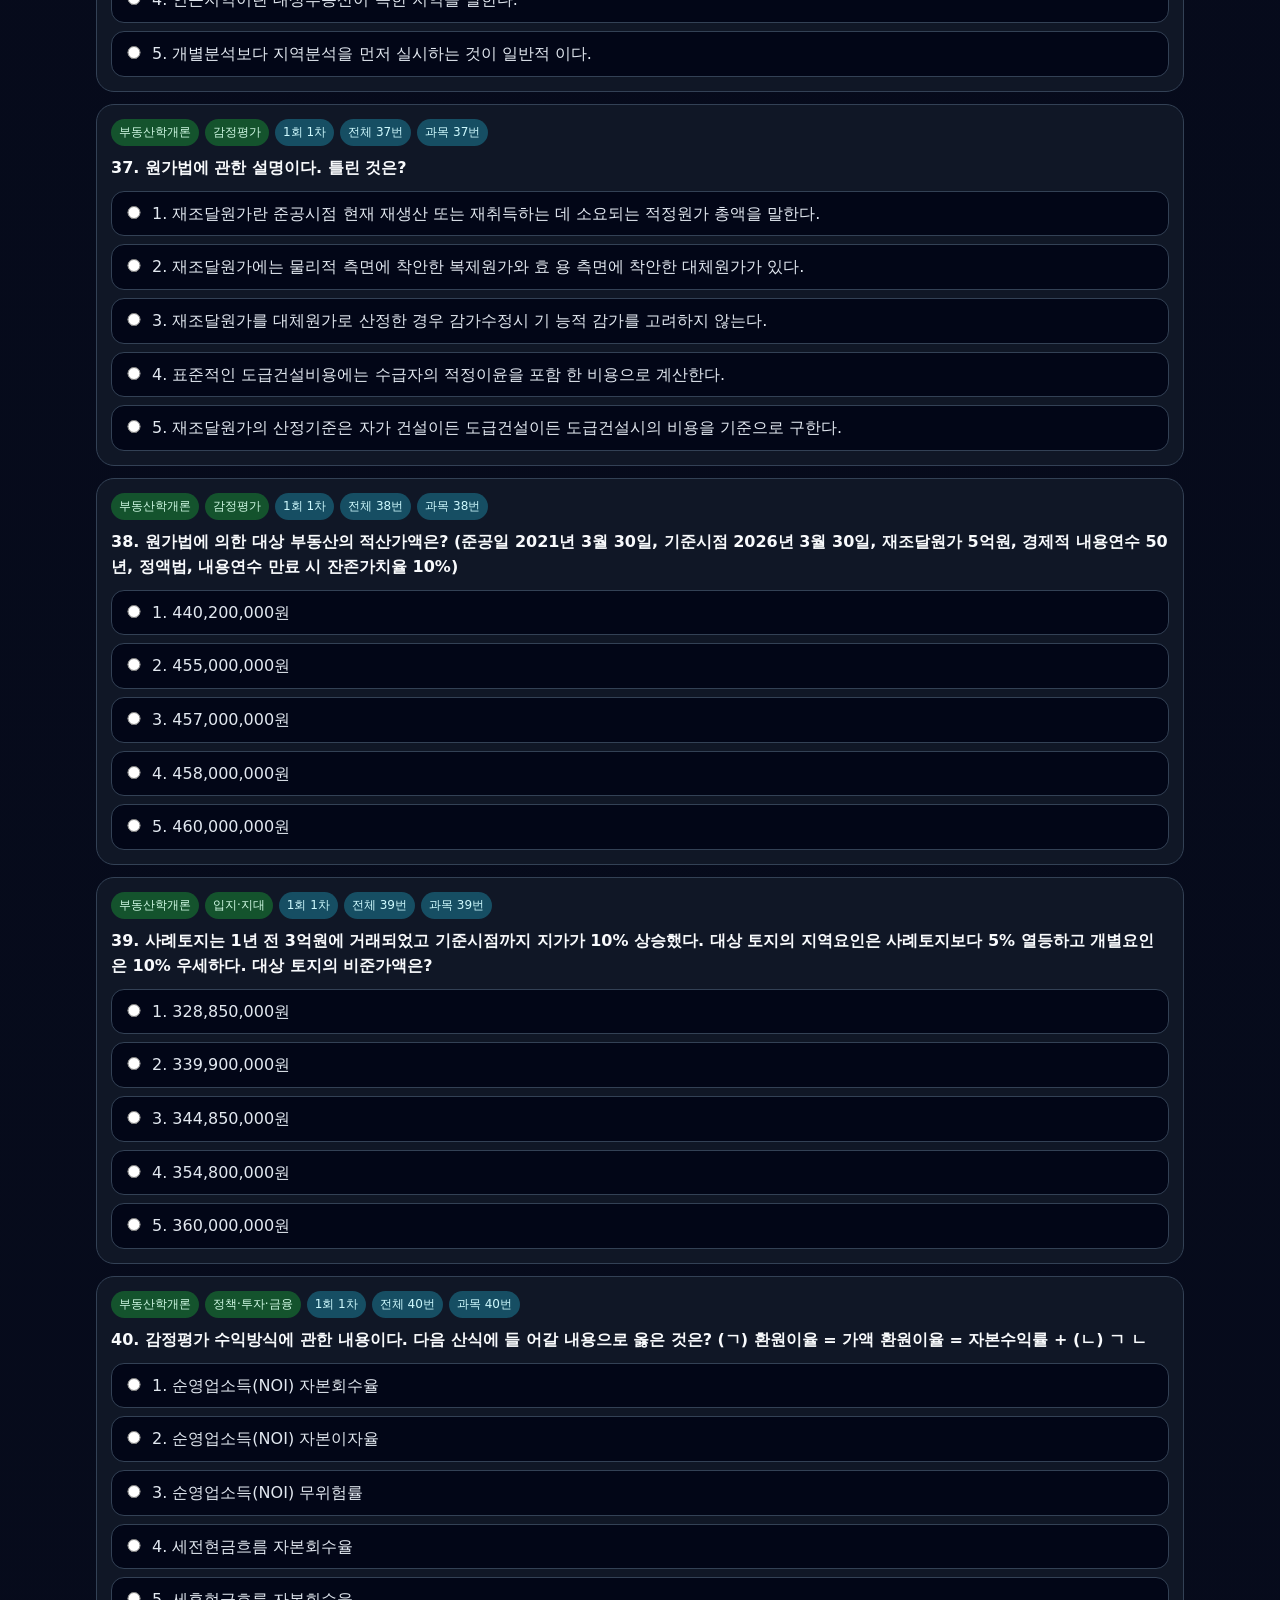
<file: subjects/mock.html>
<!doctype html>
<html lang="ko">
<head>
<meta charset="utf-8"/>
<meta name="viewport" content="width=device-width, initial-scale=1"/>
<title>공인중개사 모의고사·단원별 연습</title>
<link rel="stylesheet" href="../assets/style.css?v=20260724-full-800"/>
</head>
<body>
<header>
  <a class="home-link" href="../index.html">← 메인으로</a>
  <h1>공인중개사 모의고사·단원별 연습</h1>
  <div class="sub">1~4회 회차별 모의고사를 풀거나, 800문항 전체에서 같은 단원 문제만 모아 연습할 수 있습니다.</div>
</header>
<main>
  <section class="top-grid">
    <div class="panel">
      <strong id="examTitle">모의고사</strong>
      <div class="practice-filter-grid" style="margin-top:10px">
        <label class="filter-field">
          <span>학습 방식</span>
          <select id="practiceModeSelect" class="select" aria-label="학습 방식 선택">
            <option value="exam">회차별 모의고사</option>
            <option value="unit">단원별 연습</option>
          </select>
        </label>
        <label id="examSelectWrap" class="filter-field">
          <span>시험 선택</span>
          <select id="examSelect" class="select" aria-label="모의고사 선택"></select>
        </label>
        <label id="subjectSelectWrap" class="filter-field" hidden>
          <span>과목 선택</span>
          <select id="subjectSelect" class="select" aria-label="과목 선택"></select>
        </label>
        <label id="unitSelectWrap" class="filter-field" hidden>
          <span>단원 선택</span>
          <select id="unitSelect" class="select" aria-label="단원 선택"></select>
        </label>
      </div>
      <div class="stat-row">
        <div class="stat"><strong id="totalCount">0</strong><span>문항</span></div>
        <div class="stat"><strong id="answeredCount">0</strong><span>응답</span></div>
        <div class="stat"><strong id="scoreBox">미제출</strong><span>점수</span></div>
        <div class="stat"><strong id="submitState">-</strong><span>상태</span></div>
      </div>

      <section class="exam-timer" aria-labelledby="timerHeading">
        <div class="timer-head">
          <div>
            <strong id="timerHeading">⏱ 이 시험 시간</strong>
            <div class="sub" id="timerStatus">시작 전</div>
          </div>
          <output id="timerDisplay" class="timer-display" aria-live="off">00:00:00</output>
        </div>
        <div class="timer-actions">
          <button id="timerStartBtn" type="button">시간 시작</button>
          <button id="timerPauseBtn" type="button">일시정지</button>
          <button id="timerResetBtn" type="button">시간 초기화</button>
        </div>
        <div class="timer-note" id="timerNote">시험을 바꾸면 진행 중인 시간은 자동으로 일시정지됩니다. 답안 초기화와 시간 초기화는 별개입니다.</div>
      </section>

      <div class="card-actions">
        <button id="submitBtn" type="button">제출하고 채점</button>
        <button id="resetExamBtn" type="button">이 시험 답안 초기화</button>
      </div>
    </div>
    <div class="panel">
      <strong>사용법</strong>
      <div class="sub">단원별 연습을 선택하면 1~4회 모든 모의고사에서 해당 단원 문제만 모아 보여줍니다. 제출하면 타이머가 멈추고 정답·해설·약점분석이 열립니다.</div>
      <textarea id="reportText" class="memo" style="min-height:120px" readonly></textarea>
      <button id="copyReportBtn" type="button" style="margin-top:8px;width:100%">분석용 텍스트 복사</button>
    </div>
  </section>
  <section id="analysis"></section>
  <section class="cards mock-list" id="examQuestions"></section>
</main>
<nav class="mobile-bottom-nav">
  <a href="../index.html">홈</a>
  <button type="button" onclick="toggleTimer()">시간 시작/정지</button>
  <button type="button" onclick="submitExam()">채점</button>
</nav>
<script src="../assets/mock-exam-app.js?v=20260724-full-800"></script>
</body>
</html>
</file>
<file: assets/style.css>
:root{
  --bg:#0b1020;--panel:#111827;--panel2:#1f2937;--text:#f8fafc;--muted:#94a3b8;
  --line:#334155;--accent:#38bdf8;--red:#fb7185;--yellow:#fbbf24;--green:#34d399;
}
*{box-sizing:border-box}
body{margin:0;font-family:system-ui,-apple-system,BlinkMacSystemFont,"Segoe UI",sans-serif;background:linear-gradient(180deg,#020617,var(--bg));color:var(--text);min-height:100vh;-webkit-text-size-adjust:100%;padding-bottom:env(safe-area-inset-bottom)}
a{color:inherit;text-decoration:none}button,a,summary{-webkit-tap-highlight-color:transparent}
header,main{max-width:1120px;margin:0 auto;padding:18px 16px;width:100%}
h1{margin:0;font-size:26px;letter-spacing:-.5px}.sub{margin-top:8px;color:var(--muted);font-size:14px;line-height:1.45}
.panel{background:rgba(17,24,39,.94);border:1px solid var(--line);border-radius:18px;padding:14px;box-shadow:0 10px 24px rgba(0,0,0,.18)}
.top-grid{display:grid;grid-template-columns:1.1fr .9fr;gap:12px;margin-bottom:12px}
.dday{font-size:34px;font-weight:900;color:var(--accent);line-height:1}
.stat-row{display:grid;grid-template-columns:repeat(4,1fr);gap:8px;margin-top:12px}
.stat{background:var(--panel2);border:1px solid var(--line);border-radius:14px;padding:10px}
.stat strong{display:block;font-size:19px}.stat span{color:var(--muted);font-size:12px}
.subject-grid{display:grid;grid-template-columns:repeat(3,1fr);gap:12px}
.subject-card{background:rgba(17,24,39,.96);border:1px solid var(--line);border-radius:18px;padding:18px;min-height:130px;display:flex;flex-direction:column;justify-content:space-between}
.subject-card.ready{border-color:var(--accent)}.subject-title{font-size:22px;font-weight:900}
.pill{display:inline-flex;border:1px solid var(--line);border-radius:999px;padding:6px 9px;color:var(--muted);font-size:12px;margin-right:5px;margin-top:8px}.go{color:var(--accent);font-weight:800}.disabled{opacity:.55}
.home-link{display:inline-block;margin-bottom:10px;color:var(--accent);font-weight:800}
.search{display:flex;gap:8px;margin-bottom:12px}
input[type=search],.quiz-input{width:100%;border:1px solid var(--line);background:#020617;color:var(--text);border-radius:14px;padding:13px 14px;outline:none}
button{border:1px solid var(--line);background:var(--panel2);color:var(--text);border-radius:999px;padding:10px 13px;cursor:pointer;min-height:44px}
button.active{background:var(--accent);color:#00111f;border-color:var(--accent);font-weight:800}
button.small{padding:7px 10px;font-size:13px}.tabs{display:flex;flex-wrap:wrap;gap:8px;margin-bottom:12px}
.layout{display:grid;grid-template-columns:300px 1fr;gap:12px}
.sidebar{position:sticky;top:10px;align-self:start}
.tree{display:grid;gap:8px;margin-top:10px}
.tree-section{border:1px solid var(--line);border-radius:14px;background:#020617;overflow:hidden}
.tree-head{width:100%;border:0;border-radius:0;background:#111827;text-align:left;display:flex;justify-content:space-between;align-items:center}
.tree-child{display:grid;gap:6px;padding:8px}.tree-child button{width:100%;text-align:left;border-radius:12px;background:#020617}
.tree-child button.on,.tree-head.on{border-color:var(--accent);color:var(--accent)}
.folder-strip{display:flex;flex-wrap:wrap;gap:8px;margin-bottom:12px}.folder-chip{border-radius:14px;background:#020617}.folder-chip.on{border-color:var(--accent);color:var(--accent)}
.cards{display:grid;grid-template-columns:repeat(2,minmax(0,1fr));gap:12px}
.card{background:rgba(17,24,39,.97);border:1px solid var(--line);border-radius:18px;padding:14px}
.badge-row{display:flex;gap:6px;flex-wrap:wrap;margin-bottom:10px}
.badge{font-size:12px;background:#1e3a8a;color:#dbeafe;padding:5px 8px;border-radius:999px}
.badge.type{background:#164e63;color:#cffafe}.badge.hot{background:#7f1d1d;color:#fecaca}.badge.unit{background:#14532d;color:#d1fae5}
.title{font-size:18px;font-weight:900;margin-bottom:8px}.question{color:#e2e8f0;margin-bottom:10px;line-height:1.58;white-space:pre-line}
details{background:#020617;border:1px solid var(--line);border-radius:14px;padding:10px 12px;margin-top:8px}
summary{cursor:pointer;color:var(--accent);font-weight:800}.answer,.extra{margin-top:10px;line-height:1.62;white-space:pre-line}.extra{color:#d1fae5}.trap{color:#fecaca}
.card-actions{display:flex;gap:8px;margin-top:12px;flex-wrap:wrap}.fav.on{border-color:var(--yellow);color:var(--yellow)}.wrong.on{border-color:var(--red);color:var(--red)}
.quiz-box{background:#020617;border:1px solid var(--line);border-radius:14px;padding:10px;margin:9px 0}
.quiz-title{font-weight:800;color:var(--accent);font-size:13px;margin-bottom:8px}
.quiz-actions{display:grid;grid-template-columns:1fr 1fr;gap:8px;margin-bottom:8px}.quiz-actions button{border-radius:12px;font-weight:900;font-size:16px}
.quiz-input{min-height:42px;margin-bottom:8px;border-radius:12px}.quiz-check{width:100%;border-radius:12px}
.quiz-result{margin-top:8px;font-weight:900;font-size:14px;min-height:20px}.quiz-result.correct{color:var(--green)}.quiz-result.wrong{color:var(--red)}.quiz-result.warn{color:var(--yellow)}
.memo{width:100%;min-height:70px;border:1px solid var(--line);background:#020617;color:var(--text);border-radius:14px;padding:10px;resize:vertical;margin-top:8px}
.empty{text-align:center;color:var(--muted);padding:30px;border:1px dashed var(--line);border-radius:18px}.footer-note{margin-top:14px;color:var(--muted);font-size:13px;line-height:1.5}
.mobile-bottom-nav{display:none}
@media(max-width:720px){
  header{padding:14px 12px 8px}main{padding:8px 10px 88px}h1{font-size:22px;line-height:1.18}.sub{font-size:13px}
  .panel{border-radius:16px;padding:12px}.top-grid,.layout,.cards,.subject-grid{grid-template-columns:1fr;display:grid}.layout{display:block}.sidebar{position:static;margin-bottom:10px}
  .dday{font-size:30px}.stat-row{grid-template-columns:repeat(2,1fr);gap:7px}.subject-card{min-height:112px;padding:15px}.subject-title{font-size:20px}
  .search{position:sticky;top:0;z-index:10;background:rgba(2,6,23,.96);backdrop-filter:blur(10px);padding:8px 0;margin-bottom:8px;flex-direction:column}
  input[type=search]{min-height:46px;font-size:15px}.tabs,.folder-strip{flex-wrap:nowrap;overflow-x:auto;gap:7px;padding:2px 0 8px;margin-bottom:8px;scrollbar-width:none}.tabs::-webkit-scrollbar,.folder-strip::-webkit-scrollbar{display:none}.tabs button,.folder-chip{flex:0 0 auto;white-space:nowrap}
  .tree{display:flex;overflow-x:auto;gap:8px;scrollbar-width:none}.tree::-webkit-scrollbar{display:none}.tree-section{min-width:230px}.tree-child{max-height:170px;overflow:auto}
  .card{border-radius:17px;padding:13px}.badge{font-size:11px;padding:4px 7px}.title{font-size:17px;line-height:1.3}.question,summary,.answer,.extra{font-size:14px}
  .card-actions button{flex:1 1 120px}
  .mobile-bottom-nav{display:grid;grid-template-columns:repeat(3,1fr);position:fixed;left:0;right:0;bottom:0;padding:8px 10px calc(8px + env(safe-area-inset-bottom));background:rgba(2,6,23,.96);border-top:1px solid var(--line);backdrop-filter:blur(10px);z-index:50;gap:8px}
  .mobile-bottom-nav a,.mobile-bottom-nav button{display:flex;align-items:center;justify-content:center;min-height:42px;border-radius:14px;border:1px solid var(--line);background:var(--panel2);color:var(--text);font-size:13px;font-weight:700}
}


.mastered{border-color:#34d399!important;color:#34d399!important}
.tree-head span:last-child{font-size:12px;color:var(--muted);text-align:right;line-height:1.25}
.tree-child button{line-height:1.35}
.folder-chip{line-height:1.35}


.mastered.on{background:#064e3b!important;border-color:#34d399!important;color:#d1fae5!important}


.select{width:100%;border:1px solid var(--line);background:#020617;color:var(--text);border-radius:14px;padding:12px 13px;min-height:46px}
.filter-grid{display:grid;grid-template-columns:1fr 1fr 120px 1.2fr;gap:8px;margin-top:10px}
.mock-list{grid-template-columns:1fr}
.question-card .title{font-size:16px;line-height:1.55;white-space:pre-line}
.choices{display:grid;gap:8px;margin-top:10px}
.choice{display:grid;grid-template-columns:24px 1fr;gap:8px;align-items:start;background:#020617;border:1px solid var(--line);border-radius:13px;padding:10px;line-height:1.48;color:#e2e8f0}
.choice input{margin-top:4px}
.choice.correct-choice{border-color:var(--green);background:rgba(6,78,59,.35)}
.choice.wrong-choice{border-color:var(--red);background:rgba(127,29,29,.35)}
.badge.pass{background:#064e3b;color:#d1fae5}
.badge.fail{background:#7f1d1d;color:#fecaca}
.analysis-grid{display:grid;grid-template-columns:1fr 1fr;gap:12px;margin-bottom:12px}
.table-wrap{overflow:auto;margin-top:10px}
table{width:100%;border-collapse:collapse;font-size:13px}
th,td{border-bottom:1px solid var(--line);padding:8px;text-align:left;vertical-align:top}
th{color:var(--accent);font-weight:900;background:#020617}
@media(max-width:720px){
  .filter-grid{grid-template-columns:1fr}
  .analysis-grid{grid-template-columns:1fr}
  .mock-list{grid-template-columns:1fr}
  .choice{grid-template-columns:22px 1fr;font-size:14px}
}


.visible-answer{display:block;white-space:pre-line;margin-top:10px;background:#020617;border:1px solid var(--line);border-radius:14px;padding:13px;line-height:1.62}
.visible-note{white-space:pre-line;margin-top:10px;line-height:1.55}
.study-table-section{background:#0f172a;border:1px solid var(--line);border-radius:16px;padding:10px;margin-bottom:12px}
.study-table-section>summary{cursor:pointer;font-weight:900;color:var(--accent);padding:8px 6px}
.study-table{min-width:900px}
.study-table th,.study-table td{vertical-align:top}
.study-cell{white-space:pre-line;line-height:1.55}
.muted{color:var(--muted);font-size:12px}
@media(max-width:720px){
  .study-table-section{padding:8px}
  .study-table{min-width:780px;font-size:12px}
  .visible-answer{font-size:14px}
}


/* 모바일 암기카드 개선 */
.memory-unit{
  background:#0f172a;
  border:1px solid var(--line);
  border-radius:18px;
  margin-bottom:12px;
  overflow:hidden;
}
.memory-unit>summary{
  display:flex;
  justify-content:space-between;
  align-items:center;
  gap:10px;
  cursor:pointer;
  padding:14px 14px;
  font-weight:900;
  color:var(--accent);
  line-height:1.35;
}
.memory-unit>summary b{
  flex:0 0 auto;
  background:#020617;
  border:1px solid var(--line);
  color:#e2e8f0;
  border-radius:999px;
  padding:5px 9px;
  font-size:12px;
}
.memory-list{
  display:grid;
  gap:10px;
  padding:0 10px 12px;
}
.memory-card{
  background:#020617;
  border:1px solid var(--line);
  border-radius:16px;
  padding:12px;
}
.memory-card.done{
  border-color:#34d399;
  background:rgba(6,78,59,.18);
}
.memory-top{
  display:grid;
  grid-template-columns:34px 1fr;
  gap:9px;
  align-items:start;
  margin-bottom:10px;
}
.memory-no{
  display:flex;
  align-items:center;
  justify-content:center;
  width:30px;
  height:30px;
  border-radius:999px;
  background:#111827;
  color:#facc15;
  font-weight:900;
  border:1px solid var(--line);
}
.memory-title{
  font-weight:900;
  line-height:1.35;
  color:#f8fafc;
}
.memory-meta{
  margin-top:3px;
  color:var(--muted);
  font-size:12px;
}
.memory-section{
  margin-top:9px;
  background:#0f172a;
  border:1px solid var(--line);
  border-radius:13px;
  padding:10px;
}
.memory-section.point{
  background:#111827;
}
.memory-label{
  font-size:12px;
  color:var(--accent);
  font-weight:900;
  margin-bottom:5px;
}
.memory-content{
  white-space:pre-line;
  line-height:1.58;
  color:#e2e8f0;
  font-size:14px;
}
.memory-trap{
  margin-top:9px;
  border:1px solid #7f1d1d;
  background:#3f1219;
  border-radius:13px;
  padding:0;
  overflow:hidden;
}
.memory-trap>summary{
  cursor:pointer;
  padding:10px;
  color:#fecaca;
  font-weight:900;
  font-size:13px;
}
.memory-trap .memory-content{
  padding:0 10px 10px;
  color:#fecaca;
}
.memory-actions{
  margin-top:10px;
  display:grid;
}
.memory-actions button{
  width:100%;
  border-radius:13px;
}
.mnemonic-hint{
  background:#07111f;
  border-color:#2563eb;
  margin:8px 0 10px;
}
.mnemonic-hint summary{
  color:#93c5fd;
}
.mnemonic-row{
  display:grid;
  gap:4px;
  padding:10px 0;
  border-top:1px solid var(--line);
  line-height:1.5;
}
.mnemonic-row:first-of-type{
  border-top:0;
}
.mnemonic-row b{
  color:var(--accent);
  font-size:16px;
}
.mnemonic-row span{
  color:#e2e8f0;
  font-weight:800;
}
.mnemonic-row small{
  color:#cbd5e1;
  font-size:13px;
}
@media(max-width:720px){
  .memory-unit>summary{
    padding:13px 12px;
    font-size:14px;
  }
  .memory-list{
    padding:0 8px 10px;
  }
  .memory-card{
    padding:11px;
  }
  .memory-content{
    font-size:13.5px;
    line-height:1.55;
  }
}

.progress-tools{
  display:grid;
  gap:12px;
  margin-bottom:12px;
}
.progress-head{
  display:flex;
  align-items:center;
  justify-content:space-between;
  gap:10px;
  flex-wrap:wrap;
}
.toggle-line{
  display:flex;
  align-items:center;
  gap:7px;
  color:#e2e8f0;
  font-weight:800;
  cursor:pointer;
}
.wrong-box{
  min-height:130px;
}
.wrong-list{
  display:grid;
  gap:8px;
  margin-top:10px;
}
.wrong-item{
  display:grid;
  gap:4px;
  width:100%;
  border-radius:13px;
  text-align:left;
  white-space:normal;
  line-height:1.45;
}
.wrong-item b{
  color:var(--accent);
}
.wrong-item span{
  color:#e2e8f0;
}
.study-state-tools{
  display:flex;
  gap:6px;
  flex-wrap:wrap;
  margin:0 0 10px;
}
.study-state-tools button{
  min-height:34px;
  border-radius:12px;
  padding:7px 9px;
  font-size:12px;
  font-weight:800;
}
.study-state-tools button.on{
  border-color:var(--accent);
  color:var(--accent);
  background:#082f49;
}
.question-card.is-review{
  border-color:var(--yellow);
}
.question-card.is-mastered{
  border-color:var(--green);
  opacity:.72;
}
.hide-mastered .question-card.is-mastered{
  display:none;
}


.memory-section.trap-card{
  background:#3f1219;
  border-color:#7f1d1d;
}
.memory-section.trap-card .memory-label,
.memory-section.trap-card .memory-content{
  color:#fecaca;
}


.choice-btn{
  width:100%;
  text-align:left;
  border:1px solid var(--line);
  background:#020617;
  color:#e2e8f0;
  border-radius:13px;
  padding:10px;
  line-height:1.45;
  cursor:pointer;
}
.choice-btn:hover{border-color:var(--accent)}


.formula-table{
  display:grid;
  gap:12px;
}
.formula-card .memory-label{
  color:#67e8f9;
}


/* 문제은행 긴 지문·선택지·해설 전체 표시 보강 */
.question-card,.question-card *{max-width:100%;}
.question-card .title,.choices,.choice span,.explain,.answer,.extra{
  white-space:pre-line;
  overflow:visible;
  text-overflow:clip;
  overflow-wrap:anywhere;
  word-break:break-word;
}
.mock-list{align-items:start;}
.mobile-bottom-nav button{font-size:13px;}

/* Prevent long questions, choices, answers, unit buttons, and table text from being clipped. */
main,section,article,aside,div,button,label,summary,span,p,td,th,input,textarea,select{
  min-width:0;
}
.card,.question-card,.memory-card,.panel,.quiz-box,.choice,.choice-btn,
.tree-section,.tree-head,.tree-child button,.folder-chip,.tabs button,
.mobile-bottom-nav a,.mobile-bottom-nav button{
  height:auto;
  max-height:none;
  overflow:visible;
  text-overflow:clip;
}
.title,.question,.answer,.extra,.visible-answer,.visible-note,.study-cell,
.memory-title,.memory-meta,.memory-label,.memory-content,
.choice,.choice span,.choice-btn,.quiz-title,.quiz-result,
.tree-head,.tree-head span,.tree-child button,.folder-chip,.tabs button,
.stat,.stat strong,.stat span,.badge,.sub,td,th{
  white-space:normal;
  overflow-wrap:anywhere;
  word-break:break-word;
  line-break:anywhere;
}
.question,.answer,.extra,.visible-answer,.visible-note,.study-cell,
.memory-content,.question-card .title{
  white-space:pre-wrap;
}
.choice{
  grid-template-columns:minmax(22px,auto) minmax(0,1fr);
}
.choice input{
  flex:0 0 auto;
}
.choice span{
  display:block;
}
.tree-section,.memory-unit,.memory-trap{
  overflow:visible;
}
.tree-head{
  gap:8px;
  align-items:flex-start;
}
.tree-head span:first-child{
  flex:1 1 auto;
}
.tree-head span:last-child{
  flex:0 0 auto;
}
.study-table{
  min-width:0;
  table-layout:fixed;
}
@media(max-width:720px){
  .tabs,.folder-strip{
    flex-wrap:wrap;
    overflow-x:visible;
  }
  .tabs button,.folder-chip{
    flex:1 1 auto;
    white-space:normal;
  }
  .tree{
    display:grid;
    overflow-x:visible;
  }
  .tree-section{
    min-width:0;
  }
  .tree-child{
    max-height:none;
    overflow:visible;
  }
  .choice{
    grid-template-columns:minmax(22px,auto) minmax(0,1fr);
  }
  .study-table{
    min-width:0;
  }
}

/* 모의고사 전용 홈 */
.mock-home{max-width:780px;margin:24px auto}
.mock-home-hero{padding:22px}
.mock-start{
  display:flex;
  justify-content:space-between;
  align-items:center;
  gap:18px;
  margin-top:18px;
  padding:18px;
  border:1px solid var(--accent);
  border-radius:16px;
  background:linear-gradient(135deg,rgba(8,47,73,.9),rgba(15,23,42,.95));
}
.mock-start span{display:grid;gap:7px}
.mock-start b{font-size:22px;color:#f8fafc}
.mock-start small{color:#cbd5e1;line-height:1.45}
.mock-start>strong{color:var(--accent);white-space:nowrap}

/* 시험별 저장 타이머 */
.exam-timer{
  margin-top:14px;
  padding:14px;
  border:1px solid #155e75;
  border-radius:16px;
  background:linear-gradient(135deg,rgba(8,47,73,.45),rgba(2,6,23,.85));
}
.timer-head{display:flex;align-items:center;justify-content:space-between;gap:16px}
.timer-display{
  font-variant-numeric:tabular-nums;
  font-size:34px;
  line-height:1;
  font-weight:900;
  letter-spacing:1px;
  color:var(--accent);
}
.timer-actions{display:flex;flex-wrap:wrap;gap:8px;margin-top:12px}
.timer-actions button{flex:1 1 120px;border-radius:12px}
.timer-actions button.running{border-color:var(--green);color:var(--green)}
.timer-note{margin-top:9px;color:var(--muted);font-size:12px;line-height:1.45}
.mock-only-nav{grid-template-columns:repeat(2,1fr)}
.practice-filter-grid{
  display:grid;
  grid-template-columns:repeat(2,minmax(0,1fr));
  gap:10px;
}
.filter-field{
  display:grid;
  gap:6px;
  color:var(--muted);
  font-size:12px;
  font-weight:800;
}
.filter-field[hidden]{display:none}

@media(max-width:720px){
  .mock-home{margin:8px auto}
  .mock-home-hero{padding:14px}
  .mock-start{align-items:flex-start;padding:15px}
  .mock-start b{font-size:19px}
  .timer-head{align-items:flex-start;flex-direction:column;gap:10px}
  .timer-display{font-size:32px}
  .timer-actions{display:grid;grid-template-columns:1fr 1fr;width:100%}
  .timer-actions button:last-child{grid-column:1/-1}
  .practice-filter-grid{grid-template-columns:1fr}
}
</file>
